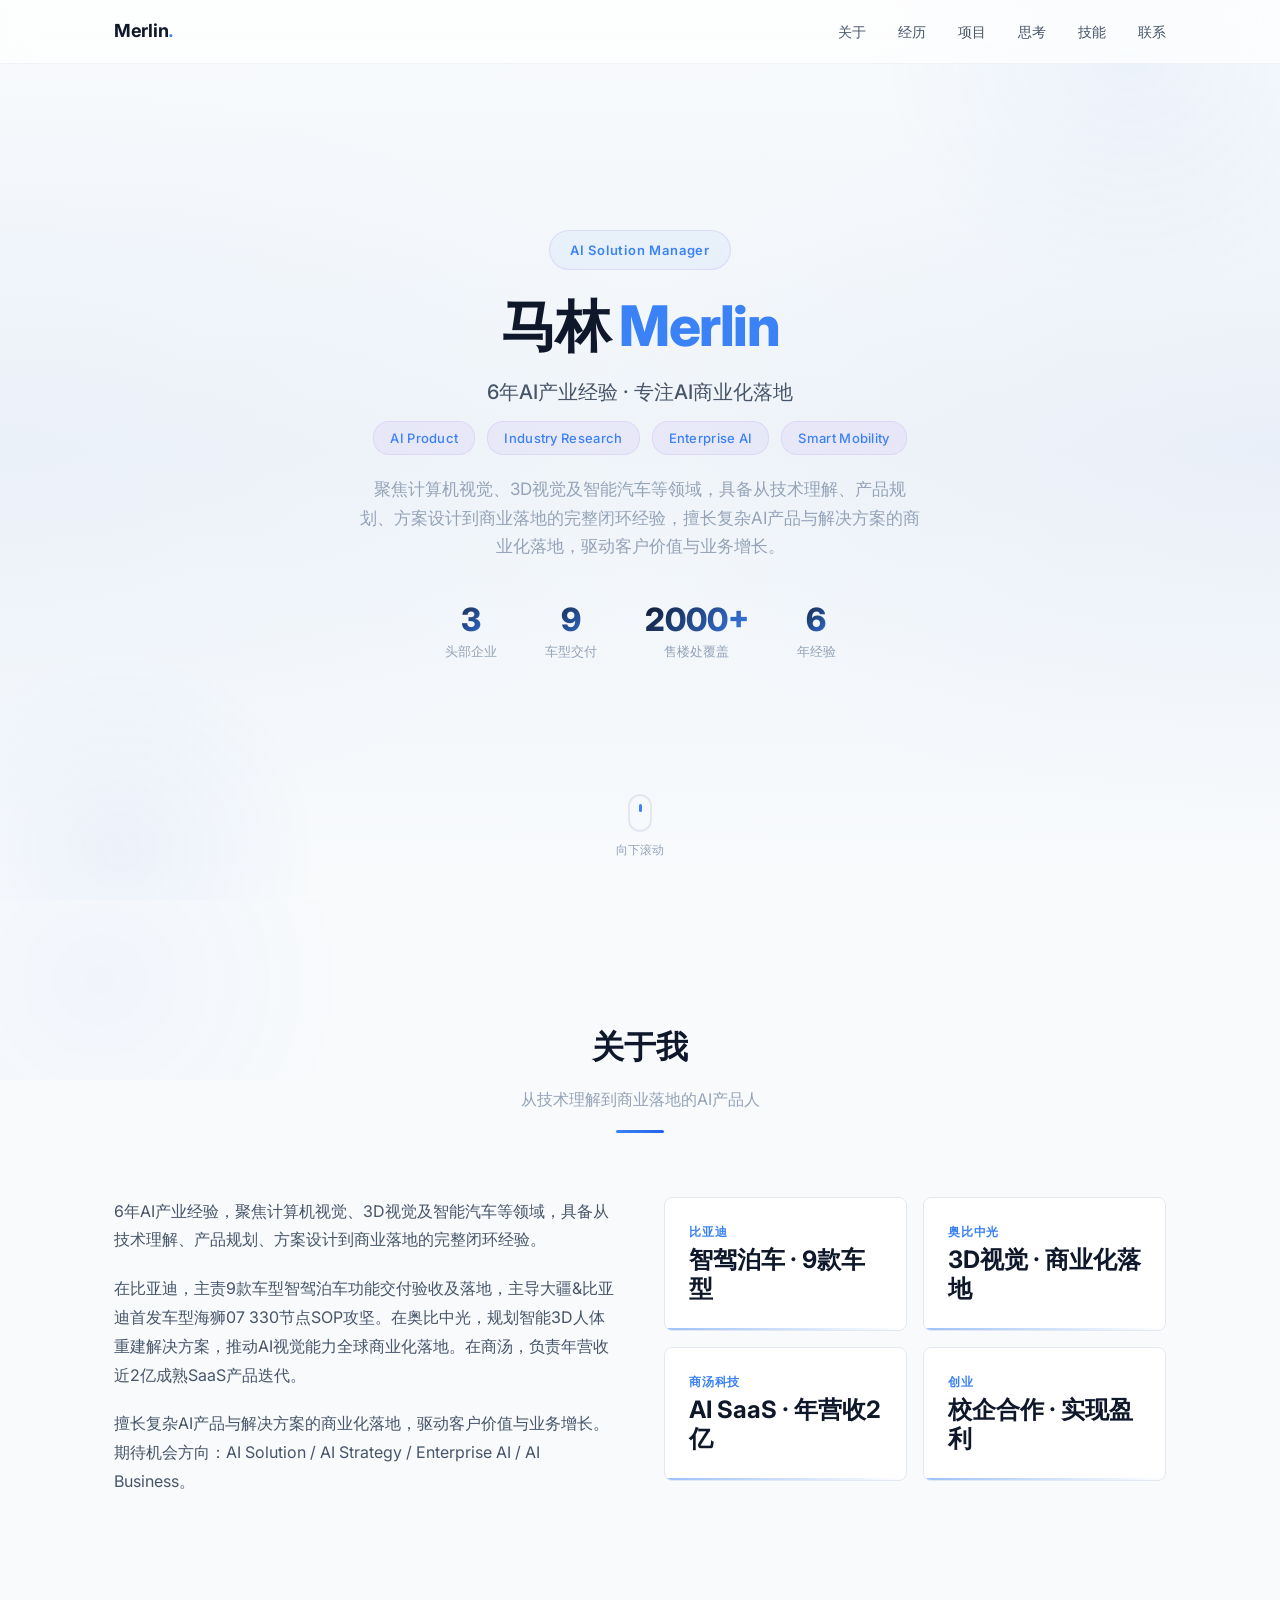
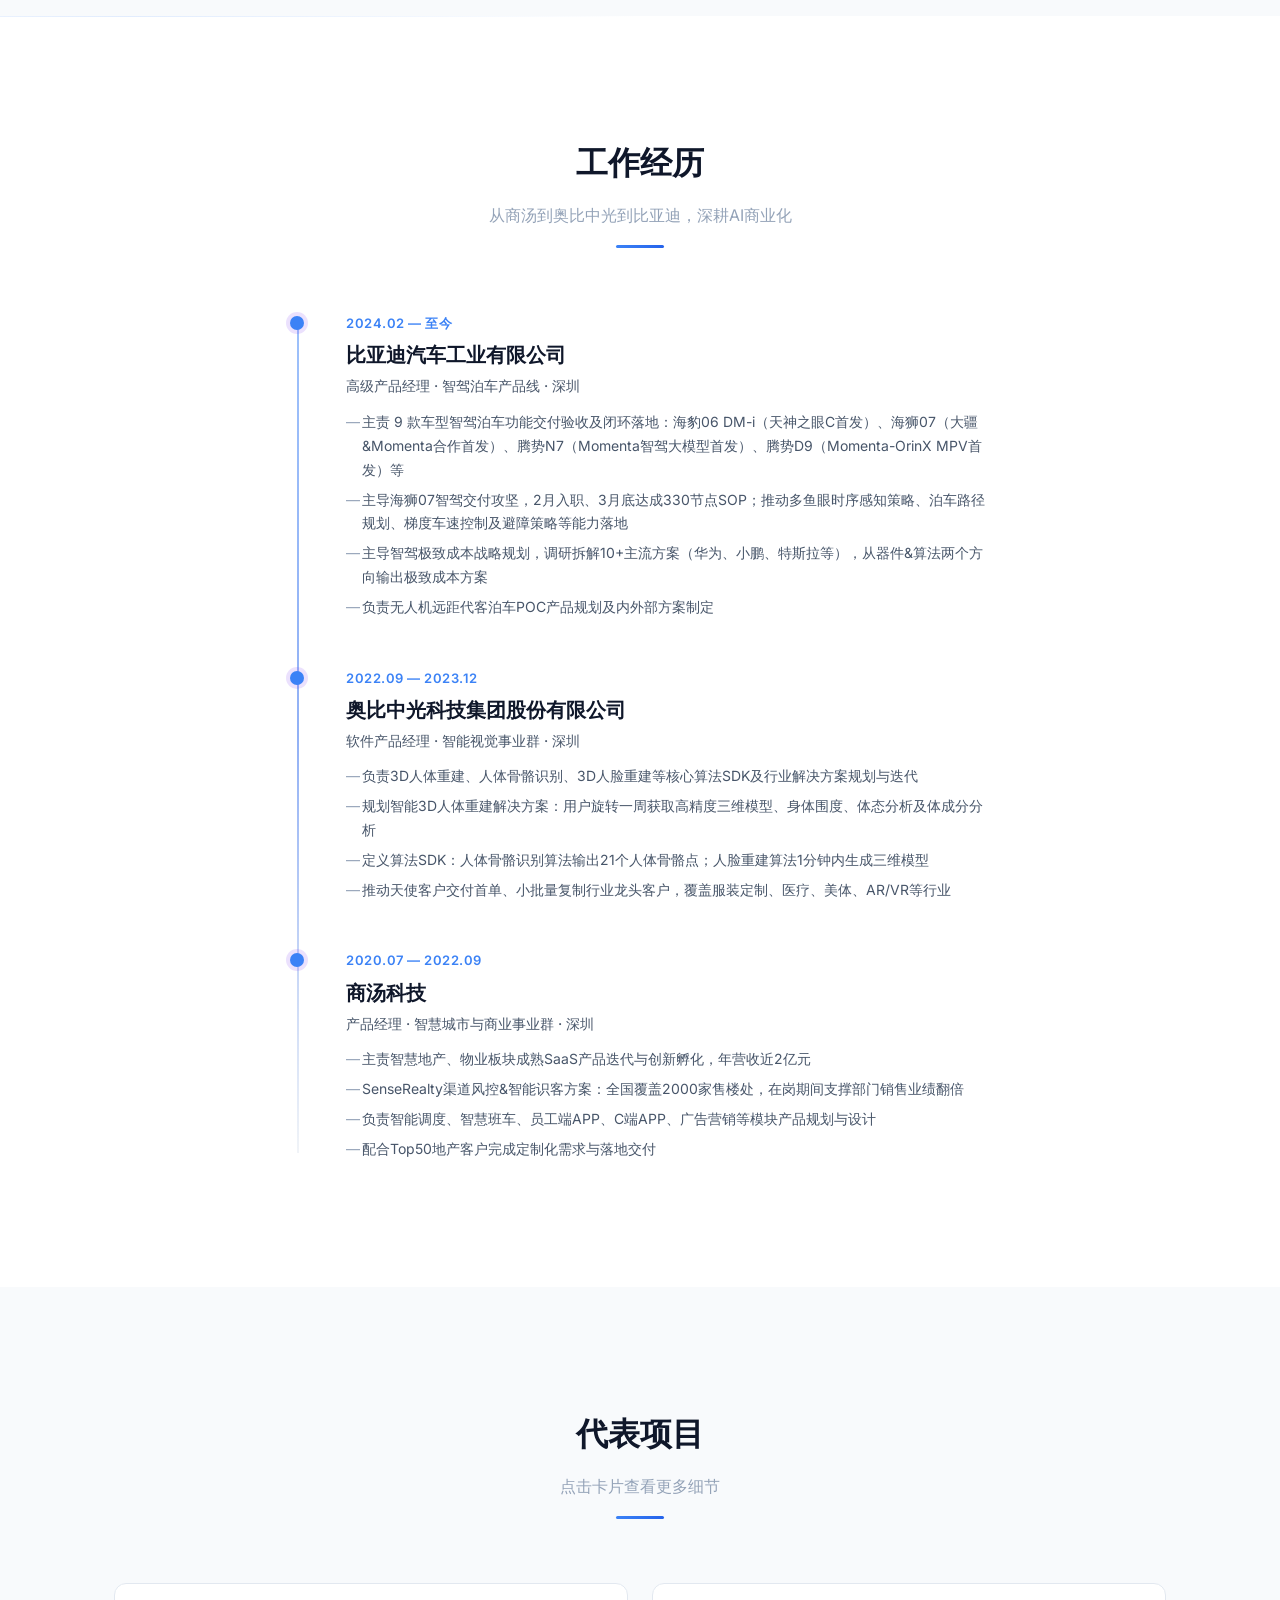
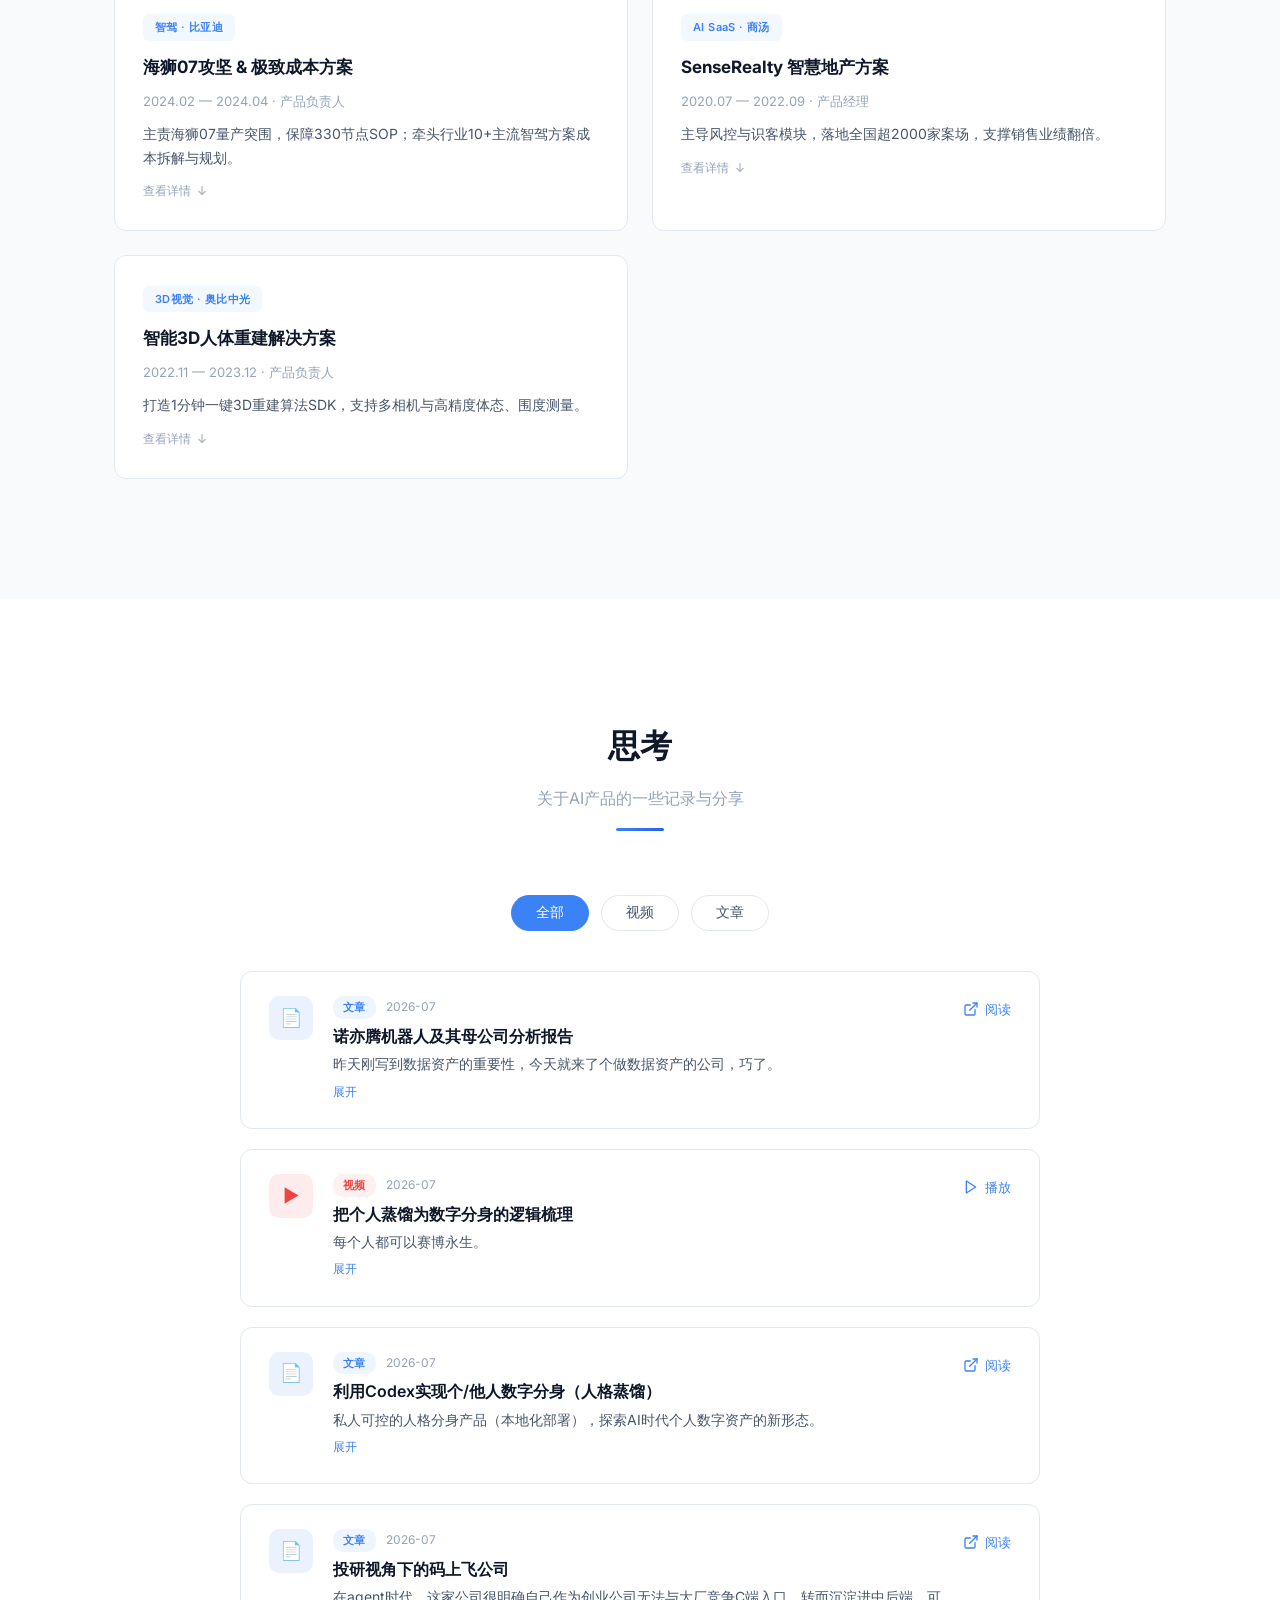
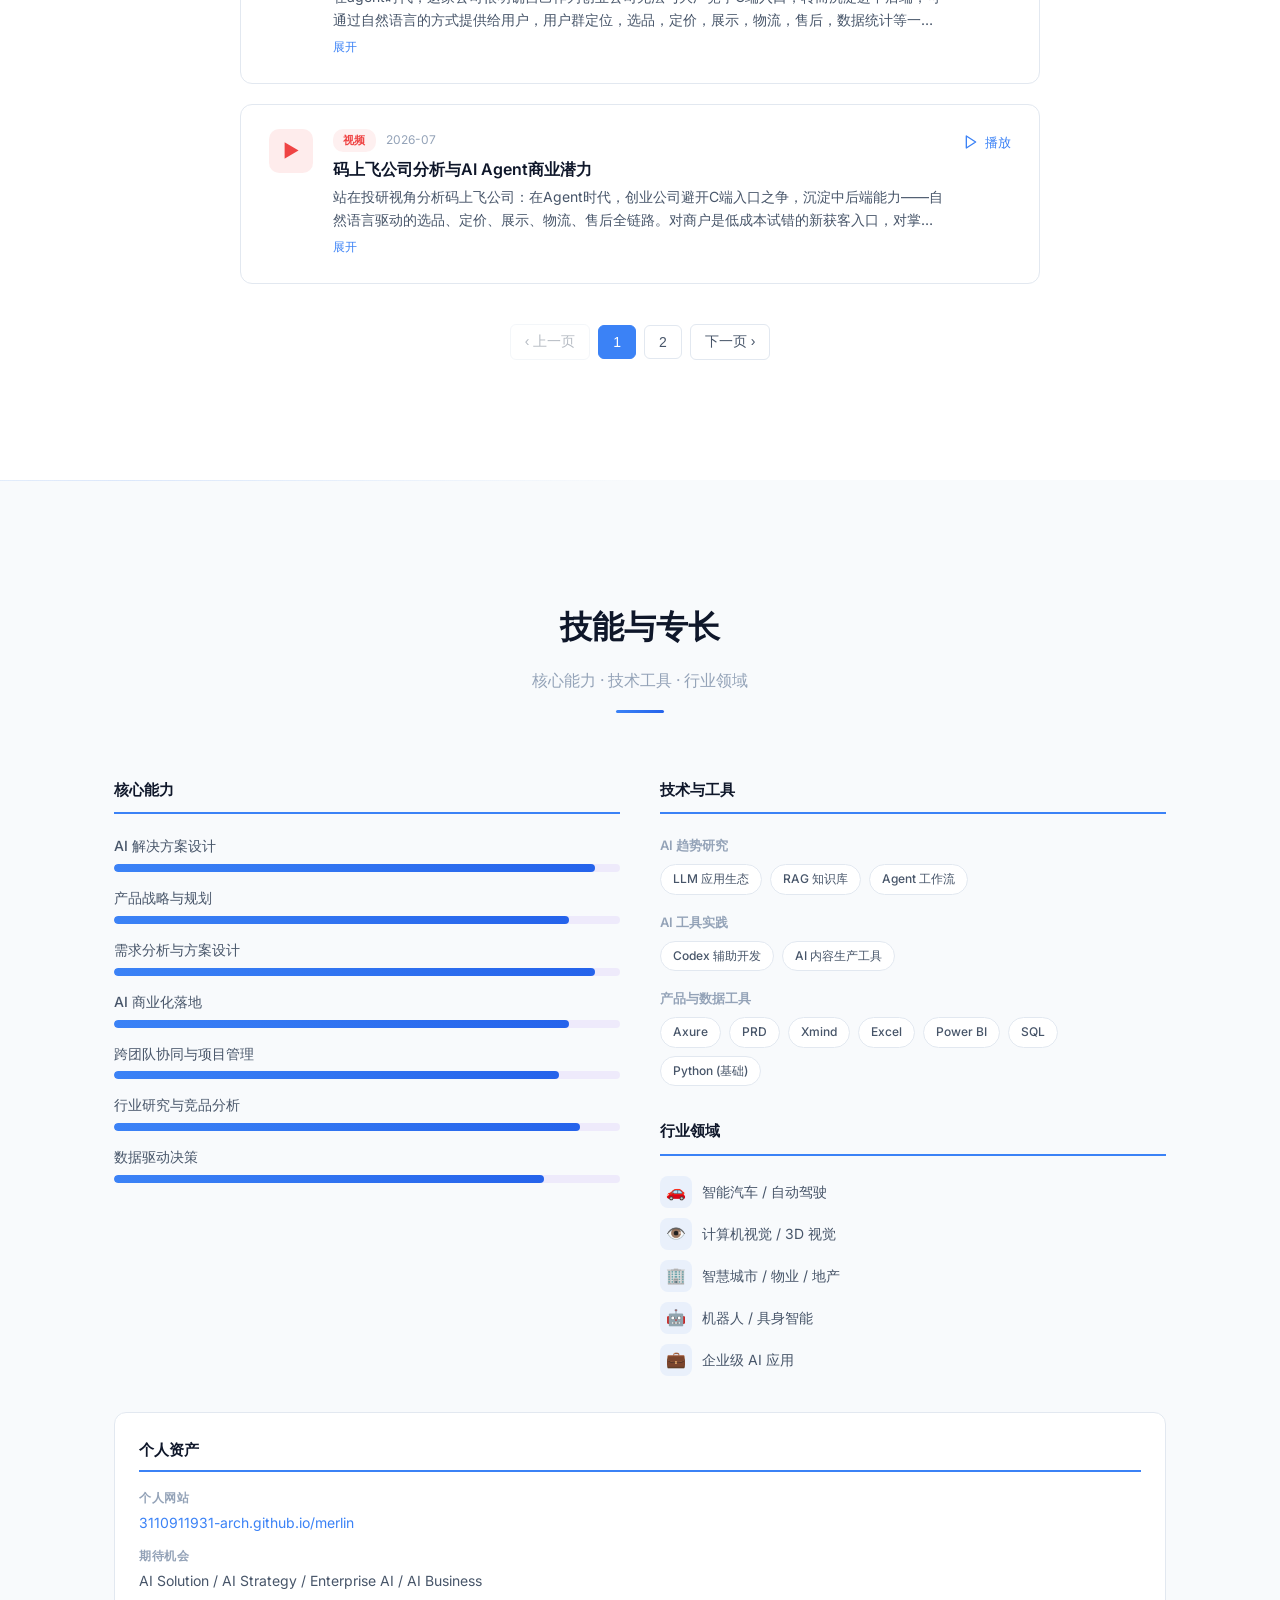
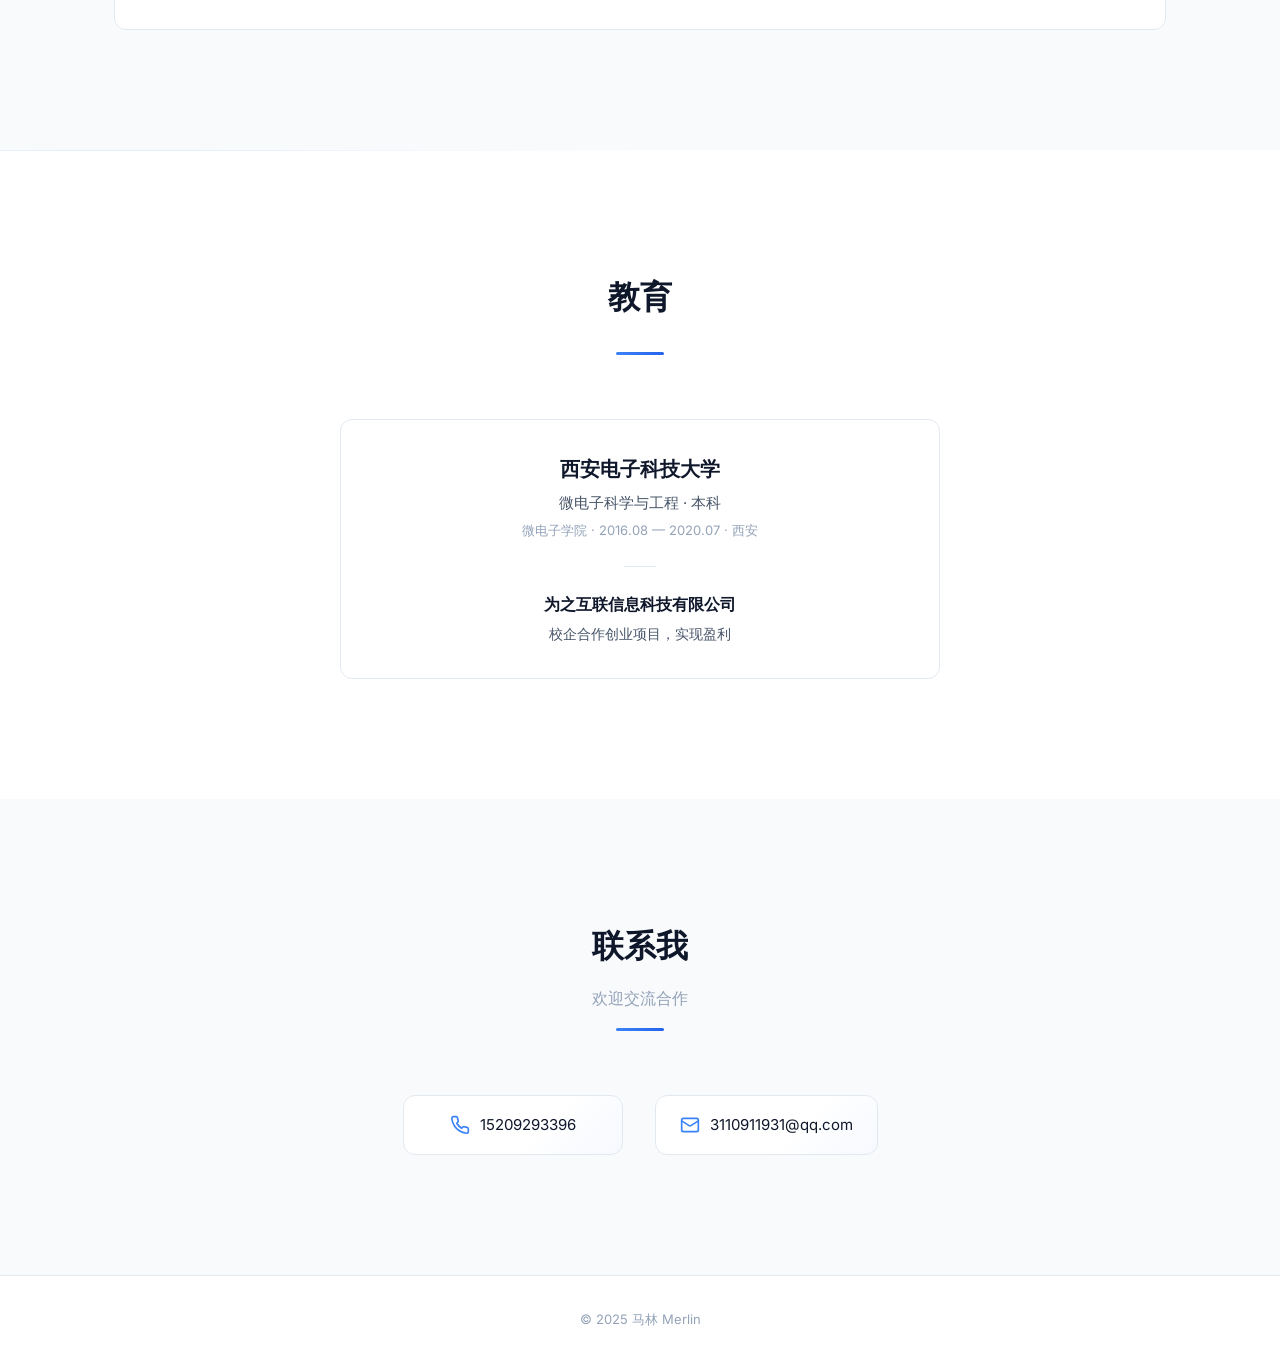
<file: index.html>
﻿<!DOCTYPE html>
<html lang="zh-CN">
<head>
  <meta charset="UTF-8">
  <meta name="viewport" content="width=device-width, initial-scale=1.0">
  <meta name="description" content="马林 (Merlin) - AI Solution Manager">
  <title>马林 · Merlin · AI Solution Manager</title>
  <link rel="preconnect" href="https://fonts.googleapis.com">
  <link rel="preconnect" href="https://fonts.gstatic.com" crossorigin>
  <link href="https://fonts.googleapis.com/css2?family=Inter:wght@400;500;600;700;800&display=swap" rel="stylesheet">
  <link rel="stylesheet" href="css/style.css">
</head>
<body>

  <nav class="nav" id="nav">
    <div class="nav-inner">
      <a href="#" class="nav-logo">Merlin<span style="color:var(--accent)">.</span></a>
      <ul class="nav-links" id="navLinks">
        <li><a href="#about">关于</a></li>
        <li><a href="#experience">经历</a></li>
        <li><a href="#projects">项目</a></li>
        <li><a href="#thoughts">思考</a></li>
        <li><a href="#skills">技能</a></li>
        <li><a href="#contact">联系</a></li>
      </ul>
      <button class="nav-toggle" id="navToggle" aria-label="菜单">
        <span></span><span></span><span></span>
      </button>
    </div>
  </nav>
  <div class="scroll-progress" id="scrollProgress"></div>

  <div class="bg-parallax">
    <div class="bg-parallax-layer"></div>
    <div class="bg-parallax-layer"></div>
    <div class="bg-parallax-layer"></div>
  </div>


  <section class="hero" id="hero">
    <div class="hero-content">
      <div class="hero-badge">AI Solution Manager</div>
      <h1>马林 <span class="accent">Merlin</span></h1>
      <p class="hero-subtitle">6年AI产业经验 · 专注AI商业化落地</p>
      <div class="hero-tags">
        <span class="hero-tag">AI Product</span>
        <span class="hero-tag">Industry Research</span>
        <span class="hero-tag">Enterprise AI</span>
        <span class="hero-tag">Smart Mobility</span>
      </div>
      <p class="hero-desc">
        聚焦计算机视觉、3D视觉及智能汽车等领域，具备从技术理解、产品规划、方案设计到商业落地的完整闭环经验，擅长复杂AI产品与解决方案的商业化落地，驱动客户价值与业务增长。
      </p>
      <div class="hero-stats">
        <div class="hero-stat"><div class="hero-stat-num">3</div><div class="hero-stat-label">头部企业</div></div>
        <div class="hero-stat"><div class="hero-stat-num">9</div><div class="hero-stat-label">车型交付</div></div>
        <div class="hero-stat"><div class="hero-stat-num">2000+</div><div class="hero-stat-label">售楼处覆盖</div></div>
        <div class="hero-stat"><div class="hero-stat-num">6</div><div class="hero-stat-label">年经验</div></div>
      </div>
    </div>
    <div class="scroll-indicator">
      <div class="mouse"><div class="mouse-dot"></div></div>
      <span>向下滚动</span>
    </div>
  </section>

  <section id="about">
    <div class="container">
      <div class="section-header reveal">
        <h2>关于我</h2>
        <p>从技术理解到商业落地的AI产品人</p>
        <div class="section-divider"></div>
      </div>
      <div class="about-grid">
        <div class="about-text reveal">
          <p>6年AI产业经验，聚焦计算机视觉、3D视觉及智能汽车等领域，具备从技术理解、产品规划、方案设计到商业落地的完整闭环经验。</p>
          <p>在比亚迪，主责9款车型智驾泊车功能交付验收及落地，主导大疆&比亚迪首发车型海狮07 330节点SOP攻坚。在奥比中光，规划智能3D人体重建解决方案，推动AI视觉能力全球商业化落地。在商汤，负责年营收近2亿成熟SaaS产品迭代。</p>
          <p>擅长复杂AI产品与解决方案的商业化落地，驱动客户价值与业务增长。期待机会方向：AI Solution / AI Strategy / Enterprise AI / AI Business。</p>
        </div>
        <div class="reveal">
          <div class="highlights">
            <div class="highlight-card"><div class="highlight-card-title">比亚迪</div><div class="highlight-num">智驾泊车 · 9款车型</div></div>
            <div class="highlight-card"><div class="highlight-card-title">奥比中光</div><div class="highlight-num">3D视觉 · 商业化落地</div></div>
            <div class="highlight-card"><div class="highlight-card-title">商汤科技</div><div class="highlight-num">AI SaaS · 年营收2亿</div></div>
            <div class="highlight-card"><div class="highlight-card-title">创业</div><div class="highlight-num">校企合作 · 实现盈利</div></div>
          </div>
        </div>
      </div>
    </div>
  </section>

  <section id="experience" style="background:var(--white);">
    <div class="container">
      <div class="section-header reveal">
        <h2>工作经历</h2>
        <p>从商汤到奥比中光到比亚迪，深耕AI商业化</p>
        <div class="section-divider"></div>
      </div>
      <div class="timeline reveal">

        <div class="timeline-item">
          <div class="timeline-dot"></div>
          <div class="timeline-date">2024.02 — 至今</div>
          <div class="timeline-company">比亚迪汽车工业有限公司</div>
          <div class="timeline-role">高级产品经理 · 智驾泊车产品线 · 深圳</div>
          <div class="timeline-desc">
            <ul>
              <li>主责 9 款车型智驾泊车功能交付验收及闭环落地：海豹06 DM-i（天神之眼C首发）、海狮07（大疆&Momenta合作首发）、腾势N7（Momenta智驾大模型首发）、腾势D9（Momenta-OrinX MPV首发）等</li>
              <li>主导海狮07智驾交付攻坚，2月入职、3月底达成330节点SOP；推动多鱼眼时序感知策略、泊车路径规划、梯度车速控制及避障策略等能力落地</li>
              <li>主导智驾极致成本战略规划，调研拆解10+主流方案（华为、小鹏、特斯拉等），从器件&算法两个方向输出极致成本方案</li>
              <li>负责无人机远距代客泊车POC产品规划及内外部方案制定</li>
            </ul>
          </div>
        </div>

        <div class="timeline-item">
          <div class="timeline-dot"></div>
          <div class="timeline-date">2022.09 — 2023.12</div>
          <div class="timeline-company">奥比中光科技集团股份有限公司</div>
          <div class="timeline-role">软件产品经理 · 智能视觉事业群 · 深圳</div>
          <div class="timeline-desc">
            <ul>
              <li>负责3D人体重建、人体骨骼识别、3D人脸重建等核心算法SDK及行业解决方案规划与迭代</li>
              <li>规划智能3D人体重建解决方案：用户旋转一周获取高精度三维模型、身体围度、体态分析及体成分分析</li>
              <li>定义算法SDK：人体骨骼识别算法输出21个人体骨骼点；人脸重建算法1分钟内生成三维模型</li>
              <li>推动天使客户交付首单、小批量复制行业龙头客户，覆盖服装定制、医疗、美体、AR/VR等行业</li>
            </ul>
          </div>
        </div>

        <div class="timeline-item">
          <div class="timeline-dot"></div>
          <div class="timeline-date">2020.07 — 2022.09</div>
          <div class="timeline-company">商汤科技</div>
          <div class="timeline-role">产品经理 · 智慧城市与商业事业群 · 深圳</div>
          <div class="timeline-desc">
            <ul>
              <li>主责智慧地产、物业板块成熟SaaS产品迭代与创新孵化，年营收近2亿元</li>
              <li>SenseRealty渠道风控&智能识客方案：全国覆盖2000家售楼处，在岗期间支撑部门销售业绩翻倍</li>
              <li>负责智能调度、智慧班车、员工端APP、C端APP、广告营销等模块产品规划与设计</li>
              <li>配合Top50地产客户完成定制化需求与落地交付</li>
            </ul>
          </div>
        </div>

      </div>
    </div>
  </section>

  <section id="projects">
    <div class="container">
      <div class="section-header reveal">
        <h2>代表项目</h2>
        <p>点击卡片查看更多细节</p>
        <div class="section-divider"></div>
      </div>
      <div class="projects-grid">

        <div class="project-card reveal" onclick="toggleProject(this)">
          <span class="project-tag">智驾 · 比亚迪</span>
          <h3>海狮07攻坚 & 极致成本方案</h3>
          <div class="project-meta">2024.02 — 2024.04 · 产品负责人</div>
          <p class="project-summary">主责海狮07量产突围，保障330节点SOP；牵头行业10+主流智驾方案成本拆解与规划。</p>
          <div class="project-details">
            <div class="project-details-inner">
              <h4>核心工作</h4>
              <ul><li>建立日清机制快速迭代，保障330节点顺利SOP</li><li>对标拆解行业10+主流智驾方案硬件成本，主导极致成本控制方案规划</li><li>推动多鱼眼时序感知策略、泊车路径规划等关键能力落地</li></ul>
            </div>
          </div>
          <div class="project-expand-hint"><span>查看详情</span><span class="arrow">↓</span></div>
        </div>

        <div class="project-card reveal" onclick="toggleProject(this)">
          <span class="project-tag">AI SaaS · 商汤</span>
          <h3>SenseRealty 智慧地产方案</h3>
          <div class="project-meta">2020.07 — 2022.09 · 产品经理</div>
          <p class="project-summary">主导风控与识客模块，落地全国超2000家案场，支撑销售业绩翻倍。</p>
          <div class="project-details">
            <div class="project-details-inner">
              <h4>核心工作</h4>
              <ul><li>主导渠道风控与智能识客模块产品规划与设计</li><li>全国覆盖2000+售楼处，支撑部门销售业绩翻倍</li><li>配合Top50地产集团完成班车及调度等核心业务模块交付与深度定制</li><li>落地融创地产多个标杆项目</li></ul>
            </div>
          </div>
          <div class="project-expand-hint"><span>查看详情</span><span class="arrow">↓</span></div>
        </div>

        <div class="project-card reveal" onclick="toggleProject(this)">
          <span class="project-tag">3D视觉 · 奥比中光</span>
          <h3>智能3D人体重建解决方案</h3>
          <div class="project-meta">2022.11 — 2023.12 · 产品负责人</div>
          <p class="project-summary">打造1分钟一键3D重建算法SDK，支持多相机与高精度体态、围度测量。</p>
          <div class="project-details">
            <div class="project-details-inner">
              <h4>核心工作</h4>
              <ul><li>打造1分钟一键3D重建算法SDK，支持多相机与高精度体态、围度测量</li><li>完成天使客户标杆交付并规模复制，成功赋能美体、健身及数字人生态</li><li>沉淀软硬件AI方案商业化标准路径及关键模板</li></ul>
            </div>
          </div>
          <div class="project-expand-hint"><span>查看详情</span><span class="arrow">↓</span></div>
        </div>

      </div>
    </div>
  </section>

  <!-- Thoughts Section -->
  <section id="thoughts" style="background:var(--white);">
    <div class="container">
      <div class="section-header reveal">
        <h2>思考</h2>
        <p>关于AI产品的一些记录与分享</p>
        <div class="section-divider"></div>
      </div>

      <div class="thought-filters reveal">
        <button class="thought-filter active" data-filter="all" onclick="filterThoughts('all')">全部</button>
        <button class="thought-filter" data-filter="video" onclick="filterThoughts('video')">视频</button>
        <button class="thought-filter" data-filter="article" onclick="filterThoughts('article')">文章</button>
      </div>

      <div class="thought-list" id="thoughtList"></div>
      <div class="thought-pagination" id="thoughtPagination"></div>
    </div>
  </section>

  <section id="skills">
    <div class="container">
      <div class="section-header reveal">
        <h2>技能与专长</h2>
        <p>核心能力 · 技术工具 · 行业领域</p>
        <div class="section-divider"></div>
      </div>

      <div class="reveal">
        <div class="skills-section">
          <div class="skills-grid">
            <div>
              <h3>核心能力</h3>
              <div class="competency-item">
                <div class="competency-label">AI 解决方案设计</div>
                <div class="competency-bar-bg"><div class="competency-bar" style="width:95%"></div></div>
              </div>
              <div class="competency-item">
                <div class="competency-label">产品战略与规划</div>
                <div class="competency-bar-bg"><div class="competency-bar" style="width:90%"></div></div>
              </div>
              <div class="competency-item">
                <div class="competency-label">需求分析与方案设计</div>
                <div class="competency-bar-bg"><div class="competency-bar" style="width:95%"></div></div>
              </div>
              <div class="competency-item">
                <div class="competency-label">AI 商业化落地</div>
                <div class="competency-bar-bg"><div class="competency-bar" style="width:90%"></div></div>
              </div>
              <div class="competency-item">
                <div class="competency-label">跨团队协同与项目管理</div>
                <div class="competency-bar-bg"><div class="competency-bar" style="width:88%"></div></div>
              </div>
              <div class="competency-item">
                <div class="competency-label">行业研究与竞品分析</div>
                <div class="competency-bar-bg"><div class="competency-bar" style="width:92%"></div></div>
              </div>
              <div class="competency-item">
                <div class="competency-label">数据驱动决策</div>
                <div class="competency-bar-bg"><div class="competency-bar" style="width:85%"></div></div>
              </div>
            </div>
            <div>
              <h3>技术与工具</h3>
              <div class="tool-category-label">AI 趋势研究</div>
              <div class="tool-tags">
                <span class="tool-tag">LLM 应用生态</span>
                <span class="tool-tag">RAG 知识库</span>
                <span class="tool-tag">Agent 工作流</span>
              </div>
              <div class="tool-category-label">AI 工具实践</div>
              <div class="tool-tags">
                <span class="tool-tag">Codex 辅助开发</span>
                <span class="tool-tag">AI 内容生产工具</span>
              </div>
              <div class="tool-category-label">产品与数据工具</div>
              <div class="tool-tags">
                <span class="tool-tag">Axure</span>
                <span class="tool-tag">PRD</span>
                <span class="tool-tag">Xmind</span>
                <span class="tool-tag">Excel</span>
                <span class="tool-tag">Power BI</span>
                <span class="tool-tag">SQL</span>
                <span class="tool-tag">Python (基础)</span>
              </div>

              <h3 style="margin-top:32px;">行业领域</h3>
              <div class="domain-list">
                <div class="domain-item"><div class="domain-icon">🚗</div> 智能汽车 / 自动驾驶</div>
                <div class="domain-item"><div class="domain-icon">👁️</div> 计算机视觉 / 3D 视觉</div>
                <div class="domain-item"><div class="domain-icon">🏢</div> 智慧城市 / 物业 / 地产</div>
                <div class="domain-item"><div class="domain-icon">🤖</div> 机器人 / 具身智能</div>
                <div class="domain-item"><div class="domain-icon">💼</div> 企业级 AI 应用</div>
              </div>
            </div>
          </div>
        </div>

        <div class="personal-assets" style="margin-top:36px;">
          <h3>个人资产</h3>
          <div class="asset-item">
            <div class="asset-label">个人网站</div>
            <div class="asset-value">3110911931-arch.github.io/merlin</div>
          </div>
          <div class="asset-item">
            <div class="asset-label">期待机会</div>
            <div class="asset-text">AI Solution / AI Strategy / Enterprise AI / AI Business</div>
          </div>
        </div>
      </div>
    </div>
  </section>

  <section id="education" style="background:var(--white);">
    <div class="container">
      <div class="section-header reveal">
        <h2>教育</h2>
        <div class="section-divider"></div>
      </div>
      <div class="education-content reveal">
        <div class="education-card">
          <div class="edu-school">西安电子科技大学</div>
          <div class="edu-major">微电子科学与工程 · 本科</div>
          <div class="edu-detail">微电子学院 · 2016.08 — 2020.07 · 西安</div>
          <div class="edu-divider"></div>
          <div class="startup-name">为之互联信息科技有限公司</div>
          <div class="startup-desc">校企合作创业项目，实现盈利</div>
        </div>
      </div>
    </div>
  </section>

  <section id="contact">
    <div class="container">
      <div class="section-header reveal">
        <h2>联系我</h2>
        <p>欢迎交流合作</p>
        <div class="section-divider"></div>
      </div>
      <div class="contact-content reveal">
        <div class="contact-methods">
          <div class="contact-item" onclick="copyText('15209293396', '手机号已复制')">
            <svg xmlns="http://www.w3.org/2000/svg" width="20" height="20" viewBox="0 0 24 24" fill="none" stroke="currentColor" stroke-width="2" stroke-linecap="round" stroke-linejoin="round"><path d="M22 16.92v3a2 2 0 0 1-2.18 2 19.79 19.79 0 0 1-8.63-3.07 19.5 19.5 0 0 1-6-6 19.79 19.79 0 0 1-3.07-8.67A2 2 0 0 1 4.11 2h3a2 2 0 0 1 2 1.72 12.84 12.84 0 0 0 .7 2.81 2 2 0 0 1-.45 2.11L8.09 9.91a16 16 0 0 0 6 6l1.27-1.27a2 2 0 0 1 2.11-.45 12.84 12.84 0 0 0 2.81.7A2 2 0 0 1 22 16.92z"/></svg>
            15209293396
          </div>
          <div class="contact-item" onclick="copyText('3110911931@qq.com', '邮箱已复制')">
            <svg xmlns="http://www.w3.org/2000/svg" width="20" height="20" viewBox="0 0 24 24" fill="none" stroke="currentColor" stroke-width="2" stroke-linecap="round" stroke-linejoin="round"><rect x="2" y="4" width="20" height="16" rx="2"/><path d="m22 7-8.97 5.7a1.94 1.94 0 0 1-2.06 0L2 7"/></svg>
            3110911931@qq.com
          </div>
        </div>
      </div>
    </div>
  </section>

  <footer>
    <div class="container"><p>&copy; 2025 马林 Merlin</p></div>
  </footer>

  <!-- Toast -->
  <div class="toast" id="toast"></div>

  <!-- Thoughts Modal -->
  <div class="thought-modal" id="thoughtModal" onclick="if(event.target===this)closeThoughtModal()">
    <div class="thought-modal-content">
      <button class="thought-modal-close" onclick="closeThoughtModal()">&times;</button>
      <div class="thought-modal-iframe" id="thoughtModalIframe"></div>
    </div>
  </div>

  <script src="js/data.js"></script>
  <script src="js/main.js"></script>
</body>
</html>
</file>
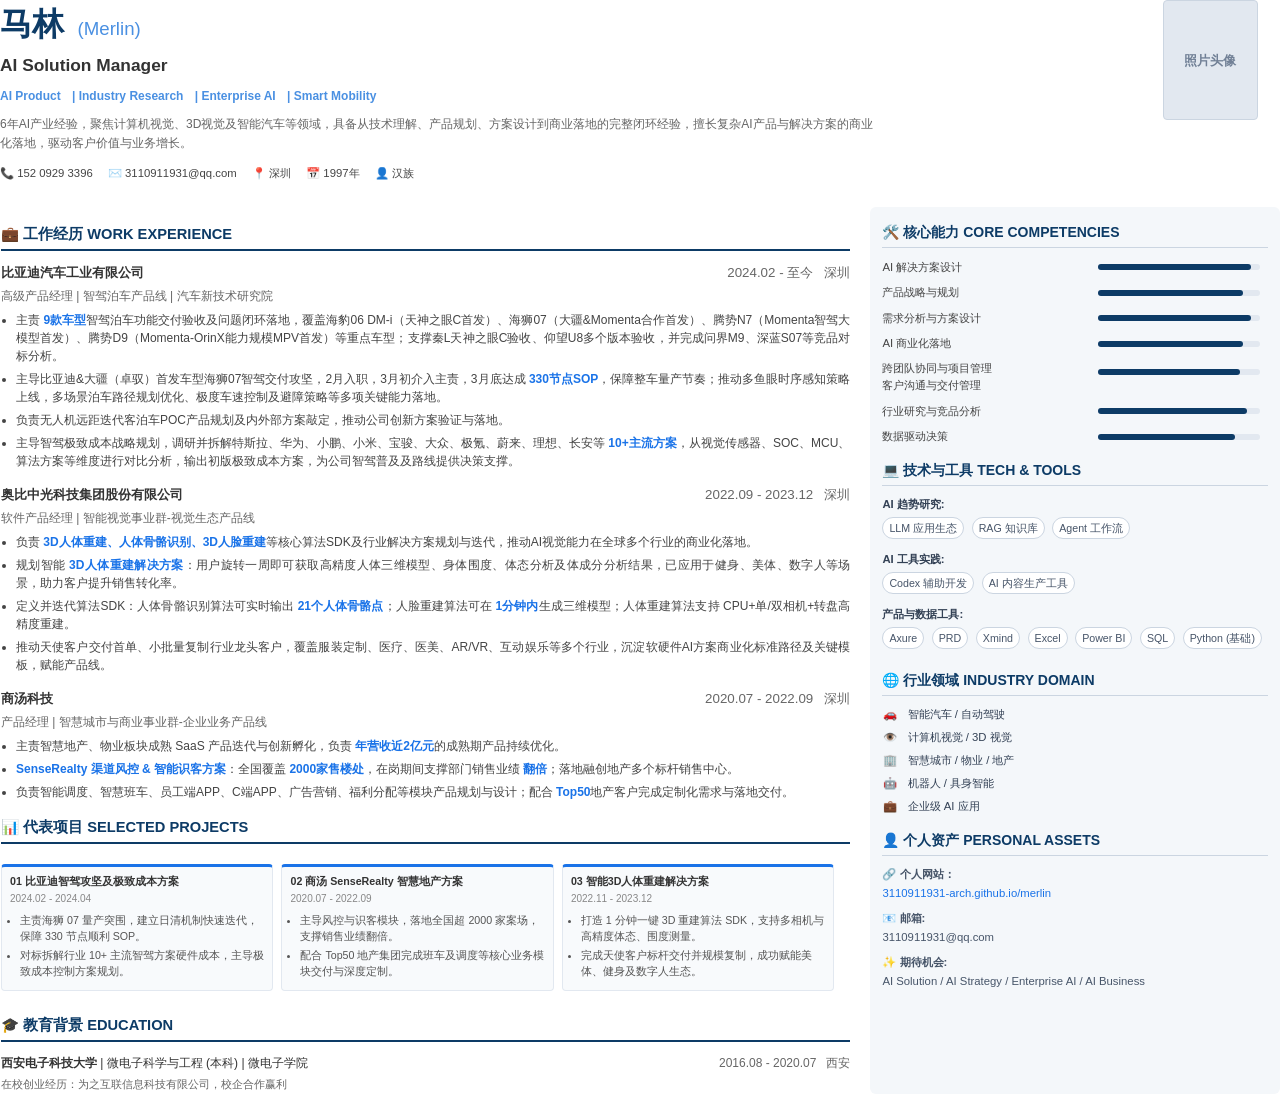
<file: resume_final.html>
<!DOCTYPE html>
<html lang="zh-CN">
<head>
    <meta charset="UTF-8">
    <title>马林 (Merlin) - 简历</title>
    <style>
        * {
            box-sizing: border-box;
        }
        @page {
            size: A4;
            margin: 15mm 12mm;
            background-color: #ffffff;
        }
        body {
            font-family: "PingFang SC", "Microsoft YaHei", sans-serif;
            margin: 0;
            padding: 0;
            color: #333333;
            font-size: 9.5pt;
            line-height: 1.5;
        }
        
        /* Header section */
        .header {
            width: 100%;
            margin-bottom: 20px;
            position: relative;
        }
        .header-left {
            width: 70%;
            display: inline-block;
            vertical-align: top;
        }
        .header-right {
            width: 28%;
            display: inline-block;
            vertical-align: top;
            text-align: right;
        }
        .name-container {
            margin-bottom: 5px;
        }
        .name {
            font-size: 24pt;
            font-weight: bold;
            color: #0d3b66;
            display: inline-block;
            margin-right: 10px;
        }
        .english-name {
            font-size: 14pt;
            color: #4a90e2;
            display: inline-block;
            font-weight: normal;
        }
        .title {
            font-size: 13pt;
            font-weight: bold;
            color: #333333;
            margin-bottom: 8px;
        }
        .tags {
            font-size: 9pt;
            color: #4a90e2;
            font-weight: bold;
            margin-bottom: 10px;
        }
        .tags span {
            margin-right: 8px;
        }
        .summary {
            font-size: 9pt;
            color: #666666;
            line-height: 1.6;
            margin-bottom: 12px;
            padding-right: 15px;
        }
        .contact-info {
            font-size: 8.5pt;
            color: #444444;
        }
        .contact-item {
            display: inline-block;
            margin-right: 12px;
            margin-bottom: 5px;
        }
        
        /* Main Layout using layout table */
        .main-container {
            width: 100%;
            border-collapse: collapse;
        }
        .left-col {
            width: 68%;
            vertical-align: top;
            padding-right: 20px;
        }
        .right-col {
            width: 32%;
            vertical-align: top;
            background-color: #f4f7fa;
            padding: 15px 12px;
            border-radius: 6px;
        }
        
        /* Section styling */
        .section-title {
            font-size: 11pt;
            font-weight: bold;
            color: #0d3b66;
            border-bottom: 2px solid #0d3b66;
            padding-bottom: 4px;
            margin-top: 20px;
            margin-bottom: 12px;
            text-transform: uppercase;
        }
        .left-col .section-title {
            margin-top: 15px;
        }
        
        /* Job Experience */
        .job-item {
            margin-bottom: 15px;
            page-break-inside: avoid;
        }
        .job-header {
            font-weight: bold;
            font-size: 10pt;
            color: #333;
            margin-bottom: 4px;
        }
        .job-sub-header {
            color: #666;
            font-size: 9pt;
            margin-bottom: 6px;
        }
        .job-time-loc {
            float: right;
            font-weight: normal;
            color: #666;
        }
        .job-desc {
            margin: 0;
            padding-left: 15px;
            font-size: 9pt;
            color: #444;
        }
        .job-desc li {
            margin-bottom: 5px;
            text-align: justify;
        }
        .highlight-blue {
            color: #1a73e8;
            font-weight: bold;
        }
        
        /* Projects Grid */
        .project-table {
            width: 100%;
            border-collapse: separate;
            border-spacing: 8px;
            margin-left: -8px;
        }
        .project-card {
            width: 33.33%;
            background-color: #f8fafc;
            border: 1px solid #e2e8f0;
            border-top: 3px solid #1a73e8;
            padding: 8px;
            vertical-align: top;
            border-radius: 4px;
            font-size: 8pt;
        }
        .project-card-title {
            font-weight: bold;
            color: #333;
            margin-bottom: 2px;
            line-height: 1.3;
        }
        .project-card-time {
            color: #888;
            font-size: 7.5pt;
            margin-bottom: 6px;
        }
        .project-card-desc {
            margin: 0;
            padding-left: 10px;
            color: #555;
        }
        .project-card-desc li {
            margin-bottom: 3px;
        }
        
        /* Education */
        .edu-item {
            font-size: 9pt;
            color: #333;
        }
        .edu-row {
            margin-bottom: 4px;
        }
        
        /* Right Column specific styling */
        .right-section-title {
            font-size: 10.5pt;
            font-weight: bold;
            color: #0d3b66;
            border-bottom: 1px solid #cbd5e1;
            padding-bottom: 4px;
            margin-top: 15px;
            margin-bottom: 10px;
        }
        .right-section-title:first-child {
            margin-top: 0;
        }
        
        /* Competency bar chart style */
        .competency-item {
            margin-bottom: 8px;
            font-size: 8.5pt;
        }
        .competency-label {
            display: inline-block;
            width: 55%;
            color: #444;
            vertical-align: middle;
        }
        .competency-bar-container {
            display: inline-block;
            width: 42%;
            height: 6px;
            background-color: #e2e8f0;
            border-radius: 3px;
            vertical-align: middle;
        }
        .competency-bar {
            height: 100%;
            background-color: #0d3b66;
            border-radius: 3px;
        }
        
        /* Tags / Badges for Tools */
        .tool-tag {
            display: inline-block;
            background-color: #ffffff;
            border: 1px solid #cbd5e1;
            color: #475569;
            padding: 2px 6px;
            border-radius: 12px;
            font-size: 8pt;
            margin-right: 4px;
            margin-bottom: 6px;
        }
        .tool-category {
            font-size: 8.5pt;
            font-weight: bold;
            color: #334155;
            margin-top: 6px;
            margin-bottom: 4px;
        }
        
        /* Industry Domain List */
        .domain-item {
            font-size: 8.5pt;
            color: #334155;
            margin-bottom: 6px;
        }
        .domain-icon {
            display: inline-block;
            width: 16px;
            text-align: center;
            margin-right: 6px;
            color: #0d3b66;
        }
        
        /* Personal Assets */
        .asset-item {
            font-size: 8.5pt;
            color: #334155;
            margin-bottom: 8px;
            word-break: break-all;
        }
        .asset-label {
            font-weight: bold;
            color: #475569;
            margin-bottom: 2px;
        }
        .asset-value {
            color: #1a73e8;
        }
        .asset-text {
            color: #475569;
        }
    </style>
</head>
<body>

    <!-- Header Section -->
    <div class="header">
        <div class="header-left">
            <div class="name-container">
                <div class="name">马林</div>
                <div class="english-name">(Merlin)</div>
            </div>
            <div class="title">AI Solution Manager</div>
            <div class="tags">
                <span>AI Product</span> | <span>Industry Research</span> | <span>Enterprise AI</span> | <span>Smart Mobility</span>
            </div>
            <div class="summary">
                6年AI产业经验，聚焦计算机视觉、3D视觉及智能汽车等领域，具备从技术理解、产品规划、方案设计到商业落地的完整闭环经验，擅长复杂AI产品与解决方案的商业化落地，驱动客户价值与业务增长。
            </div>
            <div class="contact-info">
                <div class="contact-item">📞 152 0929 3396</div>
                <div class="contact-item">✉️ 3110911931@qq.com</div>
                <div class="contact-item">📍 深圳</div>
                <div class="contact-item">📅 1997年</div>
                <div class="contact-item">👤 汉族</div>
            </div>
        </div>
        <div class="header-right">
            <div style="width: 95px; height: 120px; background-color: #e2e8f0; display: inline-block; border-radius: 4px; text-align: center; line-height: 120px; color: #718096; font-size: 10pt; font-weight: bold; border: 1px solid #cbd5e1;">照片头像</div>
        </div>
    </div>

    <!-- Main Content Table Layout -->
    <table class="main-container">
        <tr>
            <!-- Left Column -->
            <td class="left-col">
                
                <div class="section-title">💼 工作经历 WORK EXPERIENCE</div>
                
                <!-- Job 1 -->
                <div class="job-item">
                    <div class="job-header">
                        比亚迪汽车工业有限公司
                        <span class="job-time-loc">2024.02 - 至今 &nbsp; 深圳</span>
                    </div>
                    <div class="job-sub-header">高级产品经理 | 智驾泊车产品线 | 汽车新技术研究院</div>
                    <ul class="job-desc">
                        <li>主责 <span class="highlight-blue">9款车型</span>智驾泊车功能交付验收及问题闭环落地，覆盖海豹06 DM-i（天神之眼C首发）、海狮07（大疆&Momenta合作首发）、腾势N7（Momenta智驾大模型首发）、腾势D9（Momenta-OrinX能力规模MPV首发）等重点车型；支撑秦L天神之眼C验收、仰望U8多个版本验收，并完成问界M9、深蓝S07等竞品对标分析。</li>
                        <li>主导比亚迪&大疆（卓驭）首发车型海狮07智驾交付攻坚，2月入职，3月初介入主责，3月底达成 <span class="highlight-blue">330节点SOP</span>，保障整车量产节奏；推动多鱼眼时序感知策略上线，多场景泊车路径规划优化、极度车速控制及避障策略等多项关键能力落地。</li>
                        <li>负责无人机远距迭代客泊车POC产品规划及内外部方案敲定，推动公司创新方案验证与落地。</li>
                        <li>主导智驾极致成本战略规划，调研并拆解特斯拉、华为、小鹏、小米、宝骏、大众、极氪、蔚来、理想、长安等 <span class="highlight-blue">10+主流方案</span>，从视觉传感器、SOC、MCU、算法方案等维度进行对比分析，输出初版极致成本方案，为公司智驾普及及路线提供决策支撑。</li>
                    </ul>
                </div>
                
                <!-- Job 2 -->
                <div class="job-item">
                    <div class="job-header">
                        奥比中光科技集团股份有限公司
                        <span class="job-time-loc">2022.09 - 2023.12 &nbsp; 深圳</span>
                    </div>
                    <div class="job-sub-header">软件产品经理 | 智能视觉事业群-视觉生态产品线</div>
                    <ul class="job-desc">
                        <li>负责 <span class="highlight-blue">3D人体重建、人体骨骼识别、3D人脸重建</span>等核心算法SDK及行业解决方案规划与迭代，推动AI视觉能力在全球多个行业的商业化落地。</li>
                        <li>规划智能 <span class="highlight-blue">3D人体重建解决方案</span>：用户旋转一周即可获取高精度人体三维模型、身体围度、体态分析及体成分分析结果，已应用于健身、美体、数字人等场景，助力客户提升销售转化率。</li>
                        <li>定义并迭代算法SDK：人体骨骼识别算法可实时输出 <span class="highlight-blue">21个人体骨骼点</span>；人脸重建算法可在 <span class="highlight-blue">1分钟内</span>生成三维模型；人体重建算法支持 CPU+单/双相机+转盘高精度重建。</li>
                        <li>推动天使客户交付首单、小批量复制行业龙头客户，覆盖服装定制、医疗、医美、AR/VR、互动娱乐等多个行业，沉淀软硬件AI方案商业化标准路径及关键模板，赋能产品线。</li>
                    </ul>
                </div>
                
                <!-- Job 3 -->
                <div class="job-item">
                    <div class="job-header">
                        商汤科技
                        <span class="job-time-loc">2020.07 - 2022.09 &nbsp; 深圳</span>
                    </div>
                    <div class="job-sub-header">产品经理 | 智慧城市与商业事业群-企业业务产品线</div>
                    <ul class="job-desc">
                        <li>主责智慧地产、物业板块成熟 SaaS 产品迭代与创新孵化，负责 <span class="highlight-blue">年营收近2亿元</span>的成熟期产品持续优化。</li>
                        <li><span class="highlight-blue">SenseRealty 渠道风控 & 智能识客方案</span>：全国覆盖 <span class="highlight-blue">2000家售楼处</span>，在岗期间支撑部门销售业绩 <span class="highlight-blue">翻倍</span>；落地融创地产多个标杆销售中心。</li>
                        <li>负责智能调度、智慧班车、员工端APP、C端APP、广告营销、福利分配等模块产品规划与设计；配合 <span class="highlight-blue">Top50</span>地产客户完成定制化需求与落地交付。</li>
                    </ul>
                </div>
                
                <div class="section-title">📊 代表项目 SELECTED PROJECTS</div>
                <table class="project-table">
                    <tr>
                        <td class="project-card">
                            <div class="project-card-title">01 比亚迪智驾攻坚及极致成本方案</div>
                            <div class="project-card-time">2024.02 - 2024.04</div>
                            <ul class="project-card-desc">
                                <li>主责海狮 07 量产突围，建立日清机制快速迭代，保障 330 节点顺利 SOP。</li>
                                <li>对标拆解行业 10+ 主流智驾方案硬件成本，主导极致成本控制方案规划。</li>
                            </ul>
                        </td>
                        <td class="project-card">
                            <div class="project-card-title">02 商汤 SenseRealty 智慧地产方案</div>
                            <div class="project-card-time">2020.07 - 2022.09</div>
                            <ul class="project-card-desc">
                                <li>主导风控与识客模块，落地全国超 2000 家案场，支撑销售业绩翻倍。</li>
                                <li>配合 Top50 地产集团完成班车及调度等核心业务模块交付与深度定制。</li>
                            </ul>
                        </td>
                        <td class="project-card">
                            <div class="project-card-title">03 智能3D人体重建解决方案</div>
                            <div class="project-card-time">2022.11 - 2023.12</div>
                            <ul class="project-card-desc">
                                <li>打造 1 分钟一键 3D 重建算法 SDK，支持多相机与高精度体态、围度测量。</li>
                                <li>完成天使客户标杆交付并规模复制，成功赋能美体、健身及数字人生态。</li>
                            </ul>
                        </td>
                    </tr>
                </table>
                
                <div class="section-title">🎓 教育背景 EDUCATION</div>
                <div class="edu-item">
                    <div class="edu-row">
                        <strong>西安电子科技大学</strong> | 微电子科学与工程 (本科) | 微电子学院
                        <span class="job-time-loc">2016.08 - 2020.07 &nbsp; 西安</span>
                    </div>
                    <div style="font-size: 8.5pt; color: #666; margin-top: 4px;">在校创业经历：为之互联信息科技有限公司，校企合作赢利</div>
                </div>
                
            </td>
            
            <!-- Right Column -->
            <td class="right-col">
                
                <div class="right-section-title">🛠️ 核心能力 CORE COMPETENCIES</div>
                <div class="competency-item">
                    <div class="competency-label">AI 解决方案设计</div>
                    <div class="competency-bar-container"><div class="competency-bar" style="width: 95%;"></div></div>
                </div>
                <div class="competency-item">
                    <div class="competency-label">产品战略与规划</div>
                    <div class="competency-bar-container"><div class="competency-bar" style="width: 90%;"></div></div>
                </div>
                <div class="competency-item">
                    <div class="competency-label">需求分析与方案设计</div>
                    <div class="competency-bar-container"><div class="competency-bar" style="width: 95%;"></div></div>
                </div>
                <div class="competency-item">
                    <div class="competency-label">AI 商业化落地</div>
                    <div class="competency-bar-container"><div class="competency-bar" style="width: 90%;"></div></div>
                </div>
                <div class="competency-item">
                    <div class="competency-label">跨团队协同与项目管理<br>客户沟通与交付管理</div>
                    <div class="competency-bar-container" style="margin-top: -10px;"><div class="competency-bar" style="width: 88%;"></div></div>
                </div>
                <div class="competency-item" style="margin-top: 5px;">
                    <div class="competency-label">行业研究与竞品分析</div>
                    <div class="competency-bar-container"><div class="competency-bar" style="width: 92%;"></div></div>
                </div>
                <div class="competency-item">
                    <div class="competency-label">数据驱动决策</div>
                    <div class="competency-bar-container"><div class="competency-bar" style="width: 85%;"></div></div>
                </div>
                
                <div class="right-section-title">💻 技术与工具 TECH & TOOLS</div>
                
                <div class="tool-category">AI 趋势研究:</div>
                <div>
                    <span class="tool-tag">LLM 应用生态</span>
                    <span class="tool-tag">RAG 知识库</span>
                    <span class="tool-tag">Agent 工作流</span>
                </div>
                
                <div class="tool-category">AI 工具实践:</div>
                <div>
                    <span class="tool-tag">Codex 辅助开发</span>
                    <span class="tool-tag">AI 内容生产工具</span>
                </div>
                
                <div class="tool-category">产品与数据工具:</div>
                <div>
                    <span class="tool-tag">Axure</span>
                    <span class="tool-tag">PRD</span>
                    <span class="tool-tag">Xmind</span>
                    <span class="tool-tag">Excel</span>
                    <span class="tool-tag">Power BI</span>
                    <span class="tool-tag">SQL</span>
                    <span class="tool-tag">Python (基础)</span>
                </div>
                
                <div class="right-section-title">🌐 行业领域 INDUSTRY DOMAIN</div>
                <div class="domain-item"><span class="domain-icon">🚗</span> 智能汽车 / 自动驾驶</div>
                <div class="domain-item"><span class="domain-icon">👁️</span> 计算机视觉 / 3D 视觉</div>
                <div class="domain-item"><span class="domain-icon">🏢</span> 智慧城市 / 物业 / 地产</div>
                <div class="domain-item"><span class="domain-icon">🤖</span> 机器人 / 具身智能</div>
                <div class="domain-item"><span class="domain-icon">💼</span> 企业级 AI 应用</div>
                
                <div class="right-section-title">👤 个人资产 PERSONAL ASSETS</div>
                <div class="asset-item">
                    <div class="asset-label">🔗 个人网站：</div>
                    <div class="asset-value">3110911931-arch.github.io/merlin</div>
                </div>
                <div class="asset-item">
                    <div class="asset-label">📧 邮箱:</div>
                    <div class="asset-text">3110911931@qq.com</div>
                </div>
                <div class="asset-item">
                    <div class="asset-label">✨ 期待机会:</div>
                    <div class="asset-text">AI Solution / AI Strategy / Enterprise AI / AI Business</div>
                </div>
                
            </td>
        </tr>
    </table>

</body>
</html>
</file>
<file: css/style.css>
﻿/* ---- Reset & Base ---- */
*, *::before, *::after { margin: 0; padding: 0; box-sizing: border-box; }

:root {
  --primary: #1E3A5F; --primary-light: #2A5A8F; --accent: #3B82F6;
  --bg: #FAFAFA; --white: #FFFFFF;
  --text-primary: #1E293B; --text-secondary: #475569; --text-muted: #94A3B8;
  --border: #E2E8F0; --radius: 8px;
  --shadow: 0 1px 3px rgba(0,0,0,0.06), 0 1px 2px rgba(0,0,0,0.04);
  --shadow-hover: 0 10px 25px -5px rgba(0,0,0,0.08), 0 4px 10px -6px rgba(0,0,0,0.04);
  --nav-height: 64px; --section-gap: 120px;
}

html { scroll-behavior: smooth; }

body {
  font-family: "Inter", -apple-system, BlinkMacSystemFont, "PingFang SC", "Microsoft YaHei", sans-serif;
  background: var(--bg); color: var(--text-primary); line-height: 1.7;
  -webkit-font-smoothing: antialiased;
}

::selection { background: var(--accent); color: white; }
a { color: var(--accent); text-decoration: none; transition: color 0.2s; }
a:hover { color: var(--primary-light); }
.container { max-width: 1100px; margin: 0 auto; padding: 0 24px; }

/* Nav */
.nav {
  position: fixed; top: 0; left: 0; right: 0; height: var(--nav-height);
  background: rgba(255,255,255,0.8); backdrop-filter: blur(12px);
  -webkit-backdrop-filter: blur(12px);
  border-bottom: 1px solid var(--border); z-index: 1000; transition: box-shadow 0.3s;
}
.nav.scrolled { box-shadow: 0 1px 3px rgba(0,0,0,0.06); }
.nav-inner { max-width: 1100px; margin: 0 auto; padding: 0 24px; height: 100%; display: flex; align-items: center; justify-content: space-between; }
.nav-logo { font-size: 18px; font-weight: 700; color: var(--primary); letter-spacing: -0.3px; }
.nav-links { display: flex; gap: 32px; list-style: none; }
.nav-links a {
  font-size: 14px; font-weight: 500; color: var(--text-secondary);
  position: relative; padding: 4px 0; transition: color 0.2s;
}
.nav-links a::after {
  content: ''; position: absolute; bottom: -2px; left: 0;
  width: 0; height: 2px; background: var(--accent); transition: width 0.3s;
}
.nav-links a:hover, .nav-links a.active { color: var(--primary); }
.nav-links a:hover::after, .nav-links a.active::after { width: 100%; }
.nav-toggle { display: none; flex-direction: column; gap: 5px; background: none; border: none; cursor: pointer; padding: 4px; }
.nav-toggle span { display: block; width: 24px; height: 2px; background: var(--text-primary); border-radius: 2px; transition: all 0.3s; }

/* Hero */
.hero { min-height: 100vh; display: flex; align-items: center; justify-content: center; text-align: center; padding: 120px 24px 80px; position: relative; }
.hero-content { max-width: 720px; }
.hero-badge { display: inline-block; font-size: 13px; font-weight: 600; color: var(--accent); background: rgba(59,130,246,0.08); padding: 6px 16px; border-radius: 20px; margin-bottom: 24px; letter-spacing: 0.5px; }
.hero h1 { font-size: 56px; font-weight: 800; color: var(--primary); letter-spacing: -1.5px; line-height: 1.15; margin-bottom: 16px; }
.hero h1 .accent { color: var(--accent); }
.hero-subtitle { font-size: 20px; color: var(--text-secondary); margin-bottom: 12px; font-weight: 500; }
.hero-desc { font-size: 17px; color: var(--text-muted); max-width: 560px; margin: 0 auto 40px; line-height: 1.7; }
.hero-stats { display: flex; justify-content: center; gap: 48px; margin-bottom: 48px; }
.hero-stat { text-align: center; }
.hero-stat-num { font-size: 32px; font-weight: 800; color: var(--primary); line-height: 1.2; }
.hero-stat-label { font-size: 13px; color: var(--text-muted); font-weight: 500; }
.scroll-indicator { position: absolute; bottom: 40px; left: 50%; transform: translateX(-50%); display: flex; flex-direction: column; align-items: center; gap: 8px; color: var(--text-muted); font-size: 12px; animation: bounce 2s infinite; }
.scroll-indicator .mouse { width: 24px; height: 38px; border: 2px solid var(--border); border-radius: 12px; display: flex; justify-content: center; padding-top: 8px; }
.scroll-indicator .mouse-dot { width: 3px; height: 8px; background: var(--text-muted); border-radius: 2px; animation: scrollDot 2s infinite; }

/* Sections */
section { padding: var(--section-gap) 0; }
.section-header { text-align: center; margin-bottom: 64px; }
.section-header h2 { font-size: 32px; font-weight: 700; color: var(--primary); margin-bottom: 12px; }
.section-header p { font-size: 16px; color: var(--text-muted); max-width: 480px; margin: 0 auto; }
.section-divider { width: 40px; height: 3px; background: var(--accent); border-radius: 2px; margin: 16px auto 0; }

/* About */
.about-grid { display: grid; grid-template-columns: 1fr 1fr; gap: 48px; align-items: start; }
.about-text p { font-size: 16px; color: var(--text-secondary); line-height: 1.8; margin-bottom: 20px; }
.about-text p:last-child { margin-bottom: 0; }
.highlights { display: grid; grid-template-columns: 1fr 1fr; gap: 16px; }
.highlight-card { background: var(--white); border: 1px solid var(--border); border-radius: var(--radius); padding: 24px; transition: all 0.3s; }
.highlight-card:hover { box-shadow: var(--shadow-hover); transform: translateY(-2px); }
.highlight-card-title { font-size: 13px; font-weight: 600; color: var(--accent); text-transform: uppercase; letter-spacing: 0.5px; margin-bottom: 4px; }
.highlight-num { font-size: 24px; font-weight: 700; color: var(--primary); line-height: 1.2; margin-bottom: 2px; }
.highlight-label { font-size: 13px; color: var(--text-secondary); font-weight: 500; }
.skills-list { margin-top: 32px; grid-column: 1 / -1; }
.skills-list h3 { font-size: 14px; font-weight: 600; color: var(--text-muted); text-transform: uppercase; letter-spacing: 1px; margin-bottom: 16px; }
.skill-tags { display: flex; flex-wrap: wrap; gap: 8px; }
.skill-tag { font-size: 13px; padding: 6px 14px; background: var(--bg); border: 1px solid var(--border); border-radius: 6px; color: var(--text-secondary); font-weight: 500; transition: all 0.2s; }
.skill-tag:hover { border-color: var(--accent); color: var(--accent); background: rgba(59,130,246,0.04); }

/* Timeline */
.timeline { max-width: 700px; margin: 0 auto; position: relative; padding-left: 32px; }
.timeline::before { content: ''; position: absolute; left: 7px; top: 8px; bottom: 8px; width: 2px; background: var(--border); }
.timeline-item { position: relative; margin-bottom: 48px; padding-left: 24px; }
.timeline-item:last-child { margin-bottom: 0; }
.timeline-dot { position: absolute; left: -32px; top: 4px; width: 16px; height: 16px; border-radius: 50%; background: var(--accent); border: 3px solid var(--bg); box-shadow: 0 0 0 2px var(--accent); }
.timeline-date { font-size: 13px; color: var(--accent); font-weight: 600; margin-bottom: 4px; }
.timeline-company { font-size: 20px; font-weight: 700; color: var(--primary); margin-bottom: 2px; }
.timeline-role { font-size: 14px; color: var(--text-secondary); font-weight: 500; margin-bottom: 12px; }
.timeline-desc { font-size: 14px; color: var(--text-secondary); line-height: 1.7; }
.timeline-desc ul { list-style: none; padding: 0; }
.timeline-desc li { position: relative; padding-left: 16px; margin-bottom: 6px; }
.timeline-desc li::before { content: '—'; position: absolute; left: 0; color: var(--text-muted); }

/* Projects */
.projects-grid { display: grid; grid-template-columns: 1fr 1fr; gap: 24px; }
.project-card { background: var(--white); border: 1px solid var(--border); border-radius: var(--radius); padding: 28px; cursor: pointer; transition: all 0.3s; }
.project-card:hover { box-shadow: var(--shadow-hover); transform: translateY(-2px); }
.project-tag { display: inline-block; font-size: 11px; font-weight: 600; color: var(--accent); background: rgba(59,130,246,0.08); padding: 3px 10px; border-radius: 4px; margin-bottom: 12px; letter-spacing: 0.3px; }
.project-card h3 { font-size: 17px; font-weight: 700; color: var(--primary); margin-bottom: 8px; }
.project-meta { font-size: 13px; color: var(--text-muted); margin-bottom: 10px; }
.project-card .project-summary { font-size: 14px; color: var(--text-secondary); line-height: 1.7; }
.project-details { max-height: 0; overflow: hidden; transition: max-height 0.4s ease, opacity 0.3s; opacity: 0; }
.project-card.expanded .project-details { max-height: 800px; opacity: 1; }
.project-details-inner { padding-top: 16px; border-top: 1px solid var(--border); margin-top: 16px; }
.project-details-inner h4 { font-size: 14px; font-weight: 600; color: var(--text-primary); margin-bottom: 8px; margin-top: 12px; }
.project-details-inner h4:first-child { margin-top: 0; }
.project-details-inner ul { list-style: none; padding: 0; }
.project-details-inner li { font-size: 13px; color: var(--text-secondary); padding-left: 14px; position: relative; margin-bottom: 4px; line-height: 1.6; }
.project-details-inner li::before { content: '·'; position: absolute; left: 0; color: var(--accent); font-weight: 700; }
.project-expand-hint { font-size: 12px; color: var(--text-muted); margin-top: 12px; display: flex; align-items: center; gap: 6px; }
.project-expand-hint .arrow { transition: transform 0.3s; display: inline-block; }
.project-card.expanded .project-expand-hint .arrow { transform: rotate(180deg); }

/* Education */
.education-content { max-width: 600px; margin: 0 auto; text-align: center; }
.education-card { background: var(--white); border: 1px solid var(--border); border-radius: var(--radius); padding: 32px; }
.edu-school { font-size: 20px; font-weight: 700; color: var(--primary); margin-bottom: 4px; }
.edu-major { font-size: 15px; color: var(--text-secondary); margin-bottom: 4px; }
.edu-detail { font-size: 13px; color: var(--text-muted); }
.edu-divider { width: 32px; height: 1px; background: var(--border); margin: 24px auto; }
.startup-name { font-size: 16px; font-weight: 600; color: var(--primary); margin-bottom: 4px; }
.startup-desc { font-size: 14px; color: var(--text-secondary); }

/* Contact */
.contact-content { text-align: center; }
.contact-methods { display: flex; justify-content: center; gap: 32px; flex-wrap: wrap; margin-top: 32px; }
.contact-item { display: flex; align-items: center; gap: 10px; padding: 16px 24px; background: var(--white); border: 1px solid var(--border); border-radius: var(--radius); font-size: 15px; color: var(--text-primary); cursor: pointer; transition: all 0.3s; min-width: 220px; justify-content: center; }
.contact-item:hover { border-color: var(--accent); box-shadow: var(--shadow-hover); transform: translateY(-2px); }
.contact-item svg { width: 20px; height: 20px; color: var(--accent); flex-shrink: 0; }
.toast { position: fixed; bottom: 32px; left: 50%; transform: translateX(-50%) translateY(80px); background: var(--primary); color: white; font-size: 14px; padding: 12px 24px; border-radius: var(--radius); opacity: 0; transition: all 0.4s; pointer-events: none; z-index: 2000; }
.toast.show { opacity: 1; transform: translateX(-50%) translateY(0); }

/* Footer */
footer { text-align: center; padding: 32px 24px; border-top: 1px solid var(--border); color: var(--text-muted); font-size: 13px; }

/* Animations */
@keyframes bounce { 0%,100% { transform: translateX(-50%) translateY(0); } 50% { transform: translateX(-50%) translateY(8px); } }
@keyframes scrollDot { 0% { opacity: 1; transform: translateY(0); } 100% { opacity: 0; transform: translateY(12px); } }
.reveal { opacity: 0; transform: translateY(24px); transition: all 0.6s ease; }
.reveal.visible { opacity: 1; transform: translateY(0); }

/* Responsive */
@media (max-width: 768px) {
  .nav-links { display: none; position: absolute; top: var(--nav-height); left: 0; right: 0; background: var(--white); flex-direction: column; padding: 16px 24px; gap: 16px; border-bottom: 1px solid var(--border); box-shadow: var(--shadow); }
  .nav-links.open { display: flex; }
  .nav-toggle { display: flex; }
  .hero h1 { font-size: 36px; }
  .hero-stats { gap: 24px; flex-wrap: wrap; }
  .hero-stat-num { font-size: 24px; }
  .about-grid { grid-template-columns: 1fr; }
  .projects-grid { grid-template-columns: 1fr; }
  .contact-methods { flex-direction: column; align-items: center; }
  :root { --section-gap: 80px; }
  .section-header h2 { font-size: 26px; }
}
@media (max-width: 480px) {
  .hero h1 { font-size: 30px; }
}

/* ---- Skills & Competency ---- */
.skills-section { margin-top: 36px; }
.skills-section .skills-grid { display: grid; grid-template-columns: 1fr 1fr; gap: 40px; }
.skills-section h3 { font-size: 15px; font-weight: 700; color: var(--primary); margin-bottom: 20px; padding-bottom: 8px; border-bottom: 2px solid var(--primary); }
.competency-item { margin-bottom: 14px; }
.competency-label { font-size: 14px; color: var(--text-secondary); margin-bottom: 6px; font-weight: 500; }
.competency-bar-bg { width: 100%; height: 8px; background: #e2e8f0; border-radius: 4px; overflow: hidden; }
.competency-bar { height: 100%; background: var(--primary); border-radius: 4px; transition: width 0.8s ease; }
.tool-category-label { font-size: 13px; font-weight: 600; color: var(--text-muted); margin-top: 16px; margin-bottom: 8px; }
.tool-tags { display: flex; flex-wrap: wrap; gap: 8px; }
.tool-tag { font-size: 12px; padding: 4px 12px; background: var(--white); border: 1px solid var(--border); border-radius: 14px; color: var(--text-secondary); font-weight: 500; }
.domain-list { display: flex; flex-direction: column; gap: 10px; }
.domain-item { font-size: 14px; color: var(--text-secondary); display: flex; align-items: center; gap: 10px; }
.domain-icon { width: 32px; height: 32px; display: flex; align-items: center; justify-content: center; background: rgba(59,130,246,0.08); border-radius: 8px; font-size: 16px; flex-shrink: 0; }
.personal-assets { padding: 24px; background: var(--white); border: 1px solid var(--border); border-radius: var(--radius); }
.personal-assets h3 { font-size: 15px; font-weight: 700; color: var(--primary); margin-bottom: 16px; padding-bottom: 8px; border-bottom: 2px solid var(--primary); }
.asset-item { margin-bottom: 12px; }
.asset-label { font-size: 12px; font-weight: 600; color: var(--text-muted); text-transform: uppercase; letter-spacing: 0.5px; margin-bottom: 2px; }
.asset-value { font-size: 14px; color: var(--accent); }
.asset-text { font-size: 14px; color: var(--text-secondary); }
.hero-tags { display: flex; justify-content: center; gap: 12px; flex-wrap: wrap; margin-bottom: 20px; }
.hero-tag { font-size: 14px; font-weight: 500; color: var(--accent); background: rgba(59,130,246,0.08); padding: 4px 14px; border-radius: 16px; letter-spacing: 0.3px; }

/* ---- Thoughts ---- */
.thought-filters {
  display: flex;
  justify-content: center;
  gap: 12px;
  margin-bottom: 40px;
}

.thought-filter {
  font-size: 14px;
  font-weight: 500;
  padding: 8px 24px;
  background: var(--white);
  border: 1px solid var(--border);
  border-radius: 20px;
  color: var(--text-secondary);
  cursor: pointer;
  transition: all 0.2s;
}

.thought-filter:hover {
  border-color: var(--accent);
  color: var(--accent);
}

.thought-filter.active {
  background: var(--accent);
  color: white;
  border-color: var(--accent);
}

.thought-list {
  max-width: 800px;
  margin: 0 auto;
  display: flex;
  flex-direction: column;
  gap: 20px;
}

.thought-item {
  background: var(--white);
  border: 1px solid var(--border);
  border-radius: var(--radius);
  padding: 24px 28px;
  display: flex;
  align-items: flex-start;
  gap: 20px;
  transition: all 0.3s;
  cursor: pointer;
}

.thought-item:hover {
  box-shadow: var(--shadow-hover);
  transform: translateY(-2px);
}

.thought-item-icon {
  width: 44px;
  height: 44px;
  border-radius: 10px;
  display: flex;
  align-items: center;
  justify-content: center;
  font-size: 18px;
  flex-shrink: 0;
}

.thought-item-icon.video {
  background: rgba(239,68,68,0.1);
  color: #ef4444;
}

.thought-item-icon.article {
  background: rgba(59,130,246,0.1);
  color: var(--accent);
}

.thought-item-body {
  flex: 1;
  min-width: 0;
}

.thought-item-meta {
  display: flex;
  align-items: center;
  gap: 10px;
  margin-bottom: 6px;
}

.thought-type-badge {
  font-size: 11px;
  font-weight: 600;
  padding: 2px 10px;
  border-radius: 10px;
  letter-spacing: 0.3px;
}

.thought-type-badge.video {
  background: rgba(239,68,68,0.08);
  color: #ef4444;
}

.thought-type-badge.article {
  background: rgba(59,130,246,0.08);
  color: var(--accent);
}

.thought-item-date {
  font-size: 12px;
  color: var(--text-muted);
}

.thought-item-title {
  font-size: 16px;
  font-weight: 600;
  color: var(--primary);
  margin-bottom: 6px;
  line-height: 1.4;
}

.thought-item-summary {
  font-size: 14px;
  color: var(--text-secondary);
  line-height: 1.6;
  display: -webkit-box;
  -webkit-line-clamp: 2;
  -webkit-box-orient: vertical;
  overflow: hidden;
}

.thought-item-action {
  display: flex;
  align-items: center;
  gap: 6px;
  font-size: 13px;
  color: var(--accent);
  white-space: nowrap;
  margin-top: 2px;
}

.thought-item-action svg {
  width: 16px;
  height: 16px;
}

/* Pagination */
.thought-pagination {
  display: flex;
  justify-content: center;
  align-items: center;
  gap: 8px;
  margin-top: 40px;
}

.page-btn {
  padding: 8px 14px;
  font-size: 14px;
  font-weight: 500;
  background: var(--white);
  border: 1px solid var(--border);
  border-radius: 6px;
  color: var(--text-secondary);
  cursor: pointer;
  transition: all 0.2s;
  min-width: 36px;
  text-align: center;
}

.page-btn:hover {
  border-color: var(--accent);
  color: var(--accent);
}

.page-btn.active {
  background: var(--accent);
  color: white;
  border-color: var(--accent);
}

.page-btn:disabled {
  opacity: 0.4;
  cursor: default;
  pointer-events: none;
}

/* Modal */
.thought-modal {
  position: fixed;
  top: 0;
  left: 0;
  right: 0;
  bottom: 0;
  background: rgba(0,0,0,0.8);
  z-index: 3000;
  display: none;
  align-items: center;
  justify-content: center;
  padding: 40px;
}

.thought-modal.open {
  display: flex;
}

.thought-modal-content {
  background: var(--white);
  border-radius: var(--radius);
  overflow: hidden;
  max-width: 800px;
  width: 100%;
  max-height: 90vh;
  position: relative;
}

.thought-modal-close {
  position: absolute;
  top: 12px;
  right: 12px;
  width: 36px;
  height: 36px;
  border-radius: 50%;
  background: rgba(0,0,0,0.5);
  color: white;
  border: none;
  font-size: 20px;
  cursor: pointer;
  display: flex;
  align-items: center;
  justify-content: center;
  z-index: 10;
  transition: background 0.2s;
}

.thought-modal-close:hover {
  background: rgba(0,0,0,0.7);
}

.thought-modal-iframe {
  position: relative;
  width: 100%;
  padding-top: 56.25%;
}

.thought-modal-iframe iframe {
  position: absolute;
  top: 0;
  left: 0;
  width: 100%;
  height: 100%;
  border: none;
}

.thought-empty {
  text-align: center;
  padding: 60px 0;
  color: var(--text-muted);
  font-size: 15px;
}

/* ---- Thought Summary Toggle ---- */
.thought-summary-toggle {
  display: inline-block;
  font-size: 12px;
  color: var(--accent);
  cursor: pointer;
  margin-top: 6px;
  font-weight: 500;
  user-select: none;
}

.thought-summary-toggle:hover {
  color: var(--primary-light);
}

.thought-item-summary {
  display: -webkit-box;
  -webkit-line-clamp: 2;
  -webkit-box-orient: vertical;
  overflow: hidden;
  font-size: 14px;
  color: var(--text-secondary);
  line-height: 1.6;
}

.thought-item-summary.expanded {
  -webkit-line-clamp: unset;
}

/* ============================================
   UI/UX Pro Max — Enhanced Styles
   ============================================ */

/* ---- Color Refinement ---- */
:root {
  --primary: #1A1A2E;
  --primary-light: #2D2D4A;
  --accent: #2563EB;
  --warm: #F59E0B;
  --bg: #FAFAFA;
  --white: #FFFFFF;
  --text-primary: #0F172A;
  --text-secondary: #475569;
  --text-muted: #94A3B8;
  --border: #E2E8F0;
  --radius: 10px;
  --shadow: 0 1px 3px rgba(0,0,0,0.08), 0 1px 2px rgba(0,0,0,0.06);
  --shadow-hover: 0 12px 28px -8px rgba(0,0,0,0.12), 0 4px 12px -4px rgba(0,0,0,0.06);
  --nav-height: 64px;
  --section-gap: 120px;
}

/* ---- Hero Decoration ---- */
.hero {
  background: linear-gradient(165deg, #FAFAFA 0%, #F1F5F9 50%, #FAFAFA 100%);
  position: relative;
  overflow: hidden;
}

.hero::before {
  content: '';
  position: absolute;
  top: -50%;
  right: -20%;
  width: 600px;
  height: 600px;
  background: radial-gradient(circle, rgba(37,99,235,0.04) 0%, transparent 70%);
  border-radius: 50%;
  pointer-events: none;
}

.hero::after {
  content: '';
  position: absolute;
  bottom: -30%;
  left: -10%;
  width: 400px;
  height: 400px;
  background: radial-gradient(circle, rgba(37,99,235,0.03) 0%, transparent 70%);
  border-radius: 50%;
  pointer-events: none;
}

/* ---- Staggered Reveal ---- */
.reveal-delay-1 { transition-delay: 0.1s; }
.reveal-delay-2 { transition-delay: 0.2s; }
.reveal-delay-3 { transition-delay: 0.3s; }
.reveal-delay-4 { transition-delay: 0.4s; }

/* ---- Enhanced Section Headers ---- */
.section-header h2 {
  position: relative;
  display: inline-block;
}

.section-header {
  position: relative;
}

/* ---- Card Enhancement ---- */
.project-card {
  border-radius: 12px;
  border: 1px solid rgba(226,232,240,0.8);
  position: relative;
  overflow: hidden;
}

.project-card::before {
  content: '';
  position: absolute;
  top: 0;
  left: 0;
  right: 0;
  height: 3px;
  background: linear-gradient(90deg, var(--accent), var(--indigo));
  opacity: 0;
  transition: opacity 0.3s;
}

.project-card:hover::before {
  opacity: 1;
}

.project-card:hover {
  box-shadow: var(--shadow-hover);
}

/* ---- Timeline Dot Enhancement ---- */
.timeline-dot {
  width: 14px;
  height: 14px;
  box-shadow: 0 0 0 4px rgba(37,99,235,0.15);
  transition: all 0.3s;
}

.timeline-item:hover .timeline-dot {
  box-shadow: 0 0 0 6px rgba(37,99,235,0.2);
  transform: scale(1.2);
}

/* ---- Company Badge ---- */
.company-badge {
  display: inline-flex;
  align-items: center;
  justify-content: center;
  width: 40px;
  height: 40px;
  border-radius: 10px;
  font-size: 14px;
  font-weight: 700;
  color: white;
  margin-right: 12px;
  flex-shrink: 0;
}

.company-badge.byd { background: linear-gradient(135deg, #1E3A5F, #2A5A8F); }
.company-badge.orbbec { background: linear-gradient(135deg, #0D9488, #14B8A6); }
.company-badge.sensetime { background: linear-gradient(135deg, #2563EB, #3B82F6); }
.company-badge.edu { background: linear-gradient(135deg, #DC2626, #EF4444); }

.timeline-company {
  display: flex;
  align-items: center;
  gap: 0;
}

/* ---- Thought Item Enhancement ---- */
.thought-item {
  border-radius: 12px;
  position: relative;
  overflow: hidden;
}

.thought-item::before {
  content: '';
  position: absolute;
  left: 0;
  top: 0;
  bottom: 0;
  width: 3px;
  background: var(--accent);
  opacity: 0;
  transition: opacity 0.3s;
}

.thought-item:hover::before {
  opacity: 1;
}

/* ---- Contact Item Enhancement ---- */
.contact-item {
  border-radius: 10px;
  position: relative;
  overflow: hidden;
}

.contact-item::after {
  content: '';
  position: absolute;
  inset: 0;
  background: linear-gradient(135deg, transparent 60%, rgba(37,99,235,0.04));
  pointer-events: none;
}

/* ---- Navigation Refinement ---- */
.nav {
  background: rgba(255,255,255,0.75);
  border-bottom-color: rgba(226,232,240,0.6);
}

.nav.scrolled {
  background: rgba(255,255,255,0.92);
}

/* ---- Highlight Card Enhancement ---- */
.highlight-card {
  border-radius: 10px;
  position: relative;
  overflow: hidden;
}

.highlight-card::after {
  content: '';
  position: absolute;
  bottom: 0;
  left: 0;
  right: 0;
  height: 2px;
  background: linear-gradient(90deg, var(--accent), transparent);
  opacity: 0.5;
}

/* ---- Skill Tag Enhancement ---- */
.skill-tag {
  border-radius: 8px;
  transition: all 0.25s cubic-bezier(0.4, 0, 0.2, 1);
}

.skill-tag:hover {
  transform: translateY(-1px);
}

/* ---- Tool Tag Enhancement ---- */
.tool-tag {
  border-radius: 16px;
  transition: all 0.25s cubic-bezier(0.4, 0, 0.2, 1);
}

.tool-tag:hover {
  transform: translateY(-1px);
  box-shadow: 0 2px 8px rgba(0,0,0,0.06);
}

/* ---- Page Transition ---- */
.reveal {
  transition: all 0.7s cubic-bezier(0.16, 1, 0.3, 1);
}

/* ---- Hero Stat Enhancement ---- */
.hero-stat-num {
  background: linear-gradient(135deg, var(--primary), var(--accent));
  -webkit-background-clip: text;
  -webkit-text-fill-color: transparent;
  background-clip: text;
}

/* ---- Section Alternating ---- */
#experience, #skills, #education {
  position: relative;
}

#experience::before, #skills::before, #education::before {
  content: '';
  position: absolute;
  top: 0;
  left: 50%;
  transform: translateX(-50%);
  width: 80%;
  max-width: 1100px;
  height: 1px;
  background: linear-gradient(90deg, transparent, var(--border), transparent);
}

/* ---- Competency Bar Animation ---- */
.competency-bar {
  background: linear-gradient(90deg, var(--primary), var(--accent));
}

/* ---- Personal Assets Card ---- */
.personal-assets {
  border-radius: 12px;
  border: 1px solid rgba(226,232,240,0.8);
}

/* ============================================
   UI/UX Pro Max — AI Era Design System
   ============================================ */

/* ---- AI-Native Color Palette ---- */
:root {
  --primary: #0F172A;
  --primary-light: #1E293B;
  --accent: #3B82F6;
  --accent-light: #60A5FA;
  --accent-subtle: rgba(124,58,237,0.06);
  --indigo: #2563EB;
  --cyan: #0891B2;
  --bg: #F8FAFC;
  --white: #FFFFFF;
  --text-primary: #0F172A;
  --text-secondary: #475569;
  --text-muted: #94A3B8;
  --border: #E2E8F0;
  --radius: 12px;
  --radius-sm: 8px;
  --shadow: 0 1px 2px rgba(0,0,0,0.05), 0 1px 4px rgba(0,0,0,0.04);
  --shadow-hover: 0 8px 30px -8px rgba(124,58,237,0.15), 0 4px 16px -4px rgba(0,0,0,0.08);
  --nav-height: 64px;
  --section-gap: 120px;
}

/* ---- Gradient Mesh Background (Hero) ---- */
.hero {
  background: 
    radial-gradient(ellipse 80% 60% at 0% 50%, rgba(124,58,237,0.04) 0%, transparent 70%),
    radial-gradient(ellipse 80% 60% at 100% 50%, rgba(99,102,241,0.04) 0%, transparent 70%),
    linear-gradient(180deg, #F8FAFC 0%, #F1F5F9 50%, #F8FAFC 100%);
  position: relative;
  overflow: hidden;
}

/* ---- Animated Gradient Orbs ---- */
.hero::before {
  content: '';
  position: absolute;
  width: 500px;
  height: 500px;
  top: -200px;
  right: -100px;
  background: radial-gradient(circle, rgba(124,58,237,0.06) 0%, transparent 70%);
  border-radius: 50%;
  pointer-events: none;
  animation: orbFloat 12s ease-in-out infinite;
}

.hero::after {
  content: '';
  position: absolute;
  width: 400px;
  height: 400px;
  bottom: -150px;
  left: -80px;
  background: radial-gradient(circle, rgba(99,102,241,0.05) 0%, transparent 70%);
  border-radius: 50%;
  pointer-events: none;
  animation: orbFloat 15s ease-in-out infinite reverse;
}

@keyframes orbFloat {
  0%, 100% { transform: translate(0, 0) scale(1); }
  33% { transform: translate(30px, -30px) scale(1.05); }
  66% { transform: translate(-20px, 20px) scale(0.95); }
}

/* ---- Hero Badge Enhancement ---- */
.hero-badge {
  background: var(--accent-subtle);
  color: var(--accent);
  border: 1px solid rgba(124,58,237,0.12);
  backdrop-filter: blur(4px);
  padding: 8px 20px;
  font-size: 13px;
  letter-spacing: 0.8px;
}

/* ---- Hero Tags Enhancement ---- */
.hero-tag {
  background: rgba(124,58,237,0.06);
  color: var(--accent);
  border: 1px solid rgba(124,58,237,0.1);
  font-size: 13px;
  padding: 5px 16px;
  transition: all 0.3s cubic-bezier(0.4, 0, 0.2, 1);
}

.hero-tag:hover {
  background: rgba(124,58,237,0.1);
  border-color: var(--accent);
  transform: translateY(-2px);
}

/* ---- Section Headers with Accent ---- */
.section-header .section-divider {
  width: 48px;
  height: 3px;
  background: linear-gradient(90deg, var(--accent), var(--indigo));
  border-radius: 2px;
  margin: 16px auto 0;
}

/* ---- Card Redesign ---- */
.project-card {
  background: var(--white);
  border: 1px solid var(--border);
  border-radius: var(--radius);
  padding: 28px;
  transition: all 0.35s cubic-bezier(0.4, 0, 0.2, 1);
  position: relative;
  overflow: hidden;
}

.project-card::before {
  content: '';
  position: absolute;
  top: 0;
  left: 0;
  right: 0;
  height: 3px;
  background: linear-gradient(90deg, var(--accent), var(--indigo));
  opacity: 0;
  transition: opacity 0.35s;
}

.project-card:hover::before {
  opacity: 1;
}

.project-card:hover {
  border-color: rgba(124,58,237,0.2);
  box-shadow: var(--shadow-hover);
  transform: translateY(-4px);
}

.project-tag {
  background: var(--accent-subtle);
  color: var(--accent);
  border: none;
  font-size: 11px;
  font-weight: 600;
  padding: 4px 12px;
  border-radius: 6px;
  letter-spacing: 0.4px;
}

/* ---- Timeline Enhancement ---- */
.timeline::before {
  background: linear-gradient(180deg, var(--accent), var(--indigo), var(--border));
  opacity: 0.5;
}

.timeline-dot {
  width: 14px;
  height: 14px;
  background: var(--accent);
  box-shadow: 0 0 0 4px rgba(124,58,237,0.15);
  border: none;
  transition: all 0.3s;
}

.timeline-item:hover .timeline-dot {
  box-shadow: 0 0 0 6px rgba(124,58,237,0.25);
  transform: scale(1.15);
}

.timeline-date {
  color: var(--accent);
  font-size: 13px;
  font-weight: 600;
  letter-spacing: 0.5px;
}

/* ---- Competency Bars ---- */
.competency-bar {
  background: linear-gradient(90deg, var(--accent), var(--indigo));
  border-radius: 4px;
}

.competency-bar-bg {
  background: rgba(124,58,237,0.08);
  border-radius: 4px;
}

/* ---- Tool Tags ---- */
.tool-tag {
  border-radius: 20px;
  border: 1px solid var(--border);
  background: var(--white);
  transition: all 0.25s cubic-bezier(0.4, 0, 0.2, 1);
}

.tool-tag:hover {
  border-color: var(--accent);
  background: var(--accent-subtle);
  color: var(--accent);
  transform: translateY(-2px);
}

/* ---- Contact Items ---- */
.contact-item {
  border-radius: var(--radius);
  border: 1px solid var(--border);
  transition: all 0.3s cubic-bezier(0.4, 0, 0.2, 1);
}

.contact-item:hover {
  border-color: var(--accent);
  box-shadow: var(--shadow-hover);
  transform: translateY(-4px);
}

/* ---- Highlight Cards ---- */
.highlight-card {
  border-radius: var(--radius-sm);
  border: 1px solid var(--border);
  transition: all 0.3s cubic-bezier(0.4, 0, 0.2, 1);
}

.highlight-card:hover {
  border-color: rgba(124,58,237,0.2);
  box-shadow: var(--shadow-hover);
  transform: translateY(-4px);
}

.highlight-card-title {
  color: var(--accent);
  font-size: 12px;
  font-weight: 600;
  letter-spacing: 0.8px;
  margin-bottom: 4px;
}

/* ---- Navigation Refinement ---- */
.nav {
  background: rgba(255,255,255,0.7);
  backdrop-filter: blur(16px);
  -webkit-backdrop-filter: blur(16px);
  border-bottom: 1px solid rgba(226,232,240,0.5);
}

.nav.scrolled {
  background: rgba(255,255,255,0.88);
  border-bottom-color: var(--border);
  box-shadow: 0 1px 4px rgba(0,0,0,0.04);
}

.nav-links a.active {
  color: var(--accent);
}

.nav-links a.active::after {
  background: var(--accent);
  width: 100%;
}

/* ---- Skills Section Headings ---- */
.skills-section h3 {
  border-bottom: 2px solid var(--accent);
  padding-bottom: 10px;
  margin-bottom: 20px;
}

/* ---- Personal Assets Card ---- */
.personal-assets {
  border-radius: var(--radius);
  border: 1px solid var(--border);
  background: var(--white);
}

.personal-assets h3 {
  border-bottom: 2px solid var(--accent);
}

/* ---- Platform Accent Color ---- */
::selection {
  background: rgba(124,58,237,0.2);
  color: var(--text-primary);
}

a {
  color: var(--accent);
}

a:hover {
  color: var(--accent-light);
}

/* ---- Thought Filter Active ---- */
.thought-filter.active {
  background: var(--accent);
  border-color: var(--accent);
  color: white;
}

.thought-filter:hover {
  color: var(--accent);
  border-color: var(--accent);
}

/* ---- Thought Item ---- */
.thought-item {
  border-radius: var(--radius);
  border: 1px solid var(--border);
  transition: all 0.3s cubic-bezier(0.4, 0, 0.2, 1);
}

.thought-item:hover {
  border-color: rgba(124,58,237,0.2);
  box-shadow: var(--shadow-hover);
  transform: translateY(-2px);
}

.thought-item::before {
  content: '';
  position: absolute;
  left: 0;
  top: 0;
  bottom: 0;
  width: 3px;
  background: linear-gradient(180deg, var(--accent), var(--indigo));
  opacity: 0;
  transition: opacity 0.3s;
}

.thought-item:hover::before {
  opacity: 1;
}

/* ---- Education Card ---- */
.education-card {
  border-radius: var(--radius);
  border: 1px solid var(--border);
}

/* ---- Page Number Active ---- */
.page-btn.active {
  background: var(--accent);
  border-color: var(--accent);
}

/* ---- Toast ---- */
.toast {
  background: var(--primary);
  border-radius: var(--radius);
  box-shadow: 0 4px 20px rgba(0,0,0,0.15);
}

/* ---- Footer ---- */
footer {
  border-top: 1px solid var(--border);
  background: var(--white);
}

/* ---- Section Background Alternation ---- */
#experience, #skills, #education {
  position: relative;
}

/* ---- Section Divider ---- */
#experience::before, #skills::before, #education::before {
  content: '';
  position: absolute;
  top: 0;
  left: 10%;
  right: 10%;
  height: 1px;
  background: linear-gradient(90deg, transparent, rgba(124,58,237,0.15), transparent);
}

/* ---- Reveal Animation Refinement ---- */
.reveal {
  transition: all 0.7s cubic-bezier(0.16, 1, 0.3, 1);
}

/* ---- Navigation Link Hover ---- */
.nav-links a::after {
  background: var(--accent);
}

/* ---- Scroll Indicator ---- */
.scroll-indicator .mouse {
  border-color: var(--border);
}

.scroll-indicator .mouse-dot {
  background: var(--accent);
}

/* ============================================
   Scroll-Triggered Effects
   ============================================ */

/* ---- Scroll Progress Bar ---- */
.scroll-progress {
  position: fixed;
  top: 0;
  left: 0;
  width: 0;
  height: 2px;
  background: linear-gradient(90deg, var(--accent), var(--indigo), var(--cyan));
  z-index: 9999;
  transition: width 0.05s linear;
  pointer-events: none;
}

/* ---- Parallax Background Layer ---- */
.bg-parallax {
  position: fixed;
  top: 0;
  left: 0;
  width: 100%;
  height: 120vh;
  pointer-events: none;
  z-index: -1;
  overflow: hidden;
}

.bg-parallax-layer {
  position: absolute;
  border-radius: 50%;
  pointer-events: none;
  will-change: transform;
}

.bg-parallax-layer:nth-child(1) {
  width: 600px;
  height: 600px;
  top: -100px;
  right: -200px;
  background: radial-gradient(circle, rgba(124,58,237,0.04) 0%, transparent 70%);
}

.bg-parallax-layer:nth-child(2) {
  width: 500px;
  height: 500px;
  bottom: -150px;
  left: -150px;
  background: radial-gradient(circle, rgba(99,102,241,0.03) 0%, transparent 70%);
}

.bg-parallax-layer:nth-child(3) {
  width: 300px;
  height: 300px;
  top: 40%;
  right: 10%;
  background: radial-gradient(circle, rgba(8,145,178,0.03) 0%, transparent 70%);
}

/* ---- Section Color Transition ---- */
section {
  transition: background-color 0.8s ease;
}

section:nth-child(even) {
  background-color: var(--bg);
}

/* ---- Hero Orbs Animation Refinement ---- */
.hero::before,
.hero::after {
  will-change: transform;
}

/* ---- Scroll Indicator Enhancement ---- */
.scroll-indicator {
  opacity: 1;
  transition: opacity 0.5s;
}

.scroll-indicator.hidden {
  opacity: 0;
  pointer-events: none;
}

/* ============================================
   Color Correction: Blue Accent (replaces Purple)
   ============================================ */
:root {
  --primary: #0F172A;
  --primary-light: #1E293B;
  --accent: #3B82F6;
  --accent-light: #60A5FA;
  --accent-subtle: rgba(59,130,246,0.06);
  --indigo: #2563EB;
  --cyan: #0891B2;
  --bg: #F8FAFC;
  --white: #FFFFFF;
  --text-primary: #0F172A;
  --text-secondary: #475569;
  --text-muted: #94A3B8;
  --border: #E2E8F0;
  --radius: 12px;
  --radius-sm: 8px;
  --shadow: 0 1px 2px rgba(0,0,0,0.05), 0 1px 4px rgba(0,0,0,0.04);
  --shadow-hover: 0 8px 30px -8px rgba(59,130,246,0.15), 0 4px 16px -4px rgba(0,0,0,0.08);
  --nav-height: 64px;
  --section-gap: 120px;
}

/* ---- Gradient Mesh Background (Hero) ---- */
.hero {
  background: 
    radial-gradient(ellipse 80% 60% at 0% 50%, rgba(59,130,246,0.04) 0%, transparent 70%),
    radial-gradient(ellipse 80% 60% at 100% 50%, rgba(37,99,235,0.04) 0%, transparent 70%),
    linear-gradient(180deg, #F8FAFC 0%, #F1F5F9 50%, #F8FAFC 100%);
}

/* ---- Animated Gradient Orbs ---- */
.hero::before {
  background: radial-gradient(circle, rgba(59,130,246,0.06) 0%, transparent 70%);
}

.hero::after {
  background: radial-gradient(circle, rgba(37,99,235,0.05) 0%, transparent 70%);
}

/* ---- Parallax Layers ---- */
.bg-parallax-layer:nth-child(1) {
  background: radial-gradient(circle, rgba(59,130,246,0.04) 0%, transparent 70%);
}

.bg-parallax-layer:nth-child(2) {
  background: radial-gradient(circle, rgba(37,99,235,0.03) 0%, transparent 70%);
}

.bg-parallax-layer:nth-child(3) {
  background: radial-gradient(circle, rgba(8,145,178,0.03) 0%, transparent 70%);
}

/* ---- Scroll Progress Bar ---- */
.scroll-progress {
  background: linear-gradient(90deg, #3B82F6, #2563EB, #0891B2);
}

/* ---- Section Dividers ---- */
#experience::before, #skills::before, #education::before {
  background: linear-gradient(90deg, transparent, rgba(59,130,246,0.15), transparent);
}

/* ---- Highlight Card Title ---- */
.highlight-card-title {
  color: var(--accent);
}
</file>
